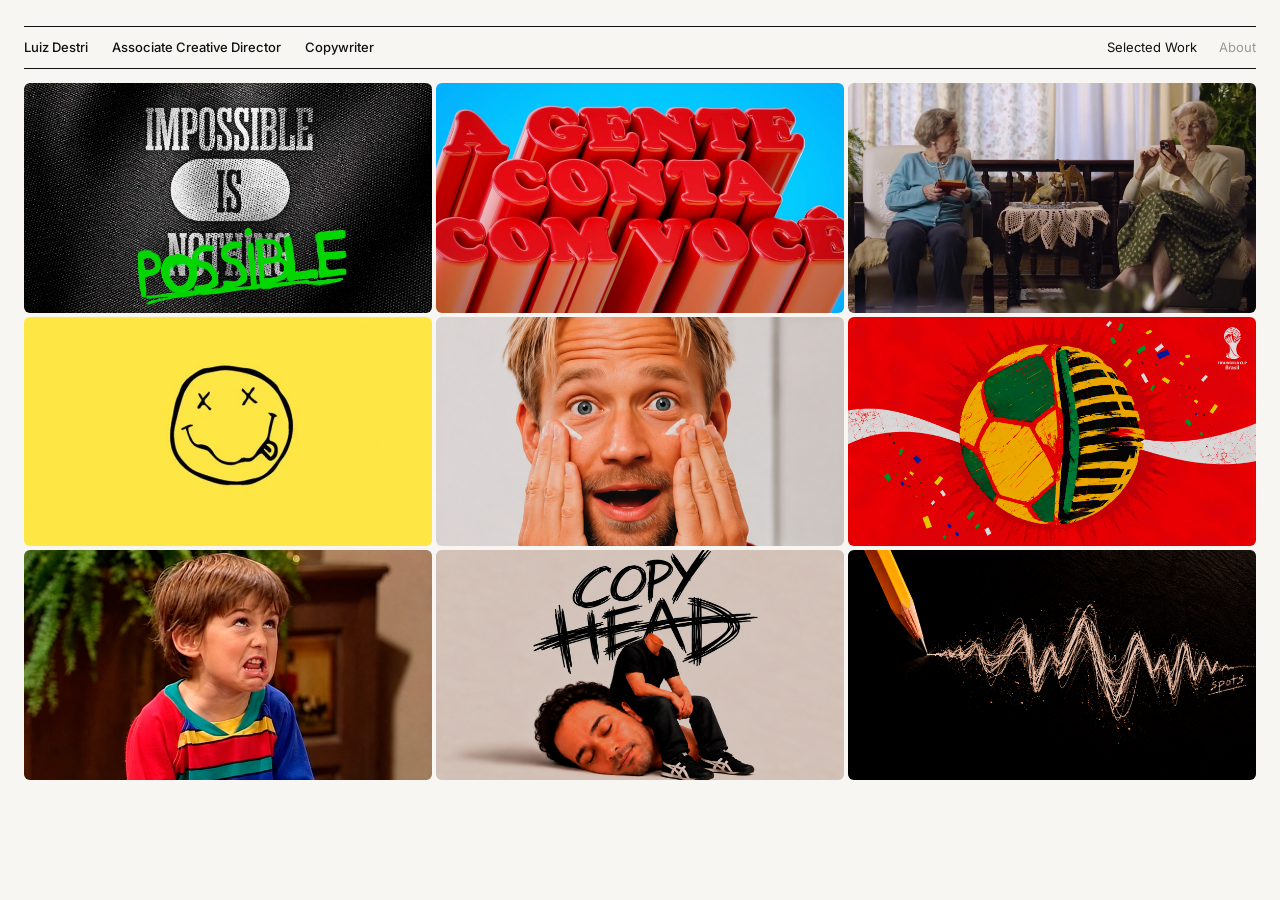
<file: index.html>
<!DOCTYPE html>
<html lang="en">

<head>

<meta charset="UTF-8">
<meta name="viewport" content="width=device-width, initial-scale=1.0">

<title>Luiz Destri</title>

<link rel="preconnect" href="https://fonts.googleapis.com">
<link rel="preconnect" href="https://fonts.gstatic.com" crossorigin>

<link href="https://fonts.googleapis.com/css2?family=Inter:wght@400;500;600&display=swap" rel="stylesheet">

<link rel="stylesheet" href="style.css">

</head>

<body>

<header>

    <div class="topbar">

        <div class="identity">

            <span>Luiz Destri</span>
            <span>Associate Creative Director</span>
            <span>Copywriter</span>

        </div>

        <nav>

            <a class="active" href="#">Selected Work</a>
            <a href="10-about/index.html">About</a>

        </nav>

    </div>

</header>

<main>

<section class="grid">

    <!-- 01 — THE HARDEST RUN -->

    <article class="project">
        <a href="01-thehardestrun/index.html">
            <img
                src="01-thehardestrun/thumb.jpg"
                alt="The Hardest Run"
                class="thumb"
            >
        </a>
    </article>


    <!-- 02 — SEBRAE / COMPRE DO PEQUENO -->

    <article class="project">
        <a href="02-sebrae/index.html">
            <img
                src="02-sebrae/thumb.jpg"
                alt="Sebrae — Compre do Pequeno"
                class="thumb"
            >
        </a>
    </article>


    <!-- 03 — ELETRORASTRO -->

    <article class="project">
        <a href="03-eletrorastro/index.html">
            <img
                src="03-eletrorastro/thumb.jpg"
                alt="Eletrorastro"
                class="thumb"
            >
        </a>
    </article>


    <!-- 04 — MUNDO LIVRE FM -->

    <article class="project">
        <a href="04-mundolivrefm/index.html">
            <img
                src="04-mundolivrefm/thumb.jpg"
                alt="Mundo Livre FM — Escute de Verdade"
                class="thumb"
            >
        </a>
    </article>


    <!-- 05 — CREAMY -->

    <article class="project">
        <a href="05-creamy/index.html">
            <img
                src="05-creamy/thumb.jpg"
                alt="Creamy"
                class="thumb"
            >
        </a>
    </article>


    <!-- 06 — COCA-COLA -->

    <article class="project">
        <a href="06-cocacola/index.html">
            <img
                src="06-cocacola/thumb.jpg"
                alt="Coca-Cola"
                class="thumb"
            >
        </a>
    </article>


    <!-- 07 — ESCOLA DE PAIS -->

    <article class="project">
        <a href="07-escoladepais/index.html">
            <img
                src="07-escoladepais/thumb.jpg"
                alt="Escola de Pais do Brasil — Mi-mi-mi"
                class="thumb"
            >
        </a>
    </article>


    <!-- 08 — COPY PRINTS -->

    <article class="project">
        <a href="08-copy-prints/index.html">
            <img
                src="08-copy-prints/thumb.jpg"
                alt="Copy Prints"
                class="thumb"
            >
        </a>
    </article>


    <!-- 09 — RÁDIO -->

    <article class="project">
        <a href="09-radio/index.html">
            <img
                src="09-radio/thumb.jpg"
                alt="Rádio"
                class="thumb"
            >
        </a>
    </article>

</section>

</main>

</body>

</html>
</file>
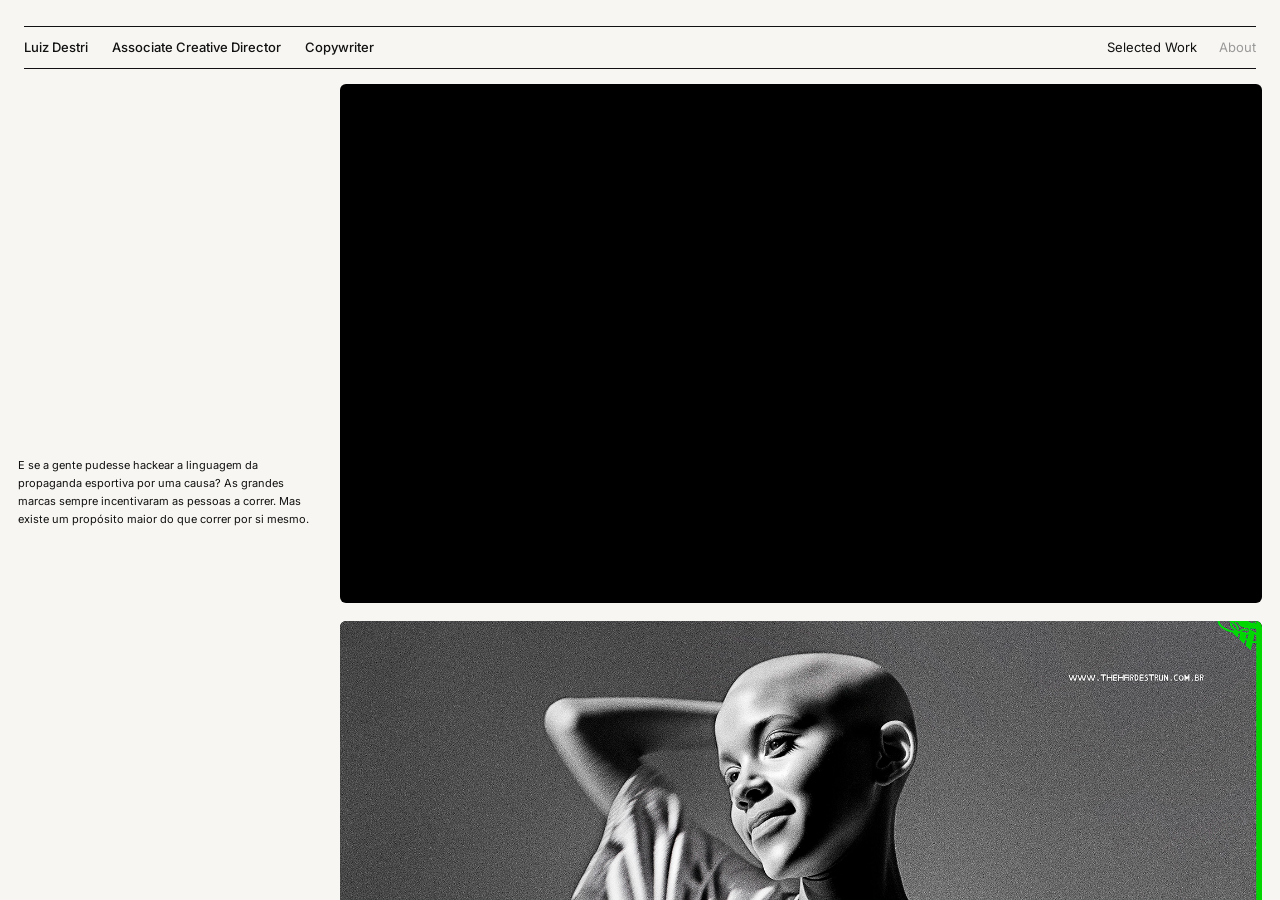
<file: 01-thehardestrun/index.html>
<!DOCTYPE html>

<html lang="en">



<head>



    <meta charset="UTF-8">

    <meta name="viewport" content="width=device-width, initial-scale=1.0">



    <title>The Hardest Run | Luiz Destri</title>



    <link rel="preconnect" href="https://fonts.googleapis.com">

    <link rel="preconnect" href="https://fonts.gstatic.com" crossorigin>



    <link href="https://fonts.googleapis.com/css2?family=Inter:wght@400;500;600&display=swap" rel="stylesheet">



    <link rel="stylesheet" href="../style.css">



    <style>



        /* ==========================================

           THE HARDEST RUN — PROJECT PAGE

        ========================================== */



        :root {



            --header-height: 84px;



            /* Não alterar */

            --sidebar-width: 340px;



            --page-left: 18px;

            --page-right: 18px;



            /* Espaçamento único entre TODOS os elementos */

            --gallery-gap: 18px;



            /* Arredondamento único para TODOS os elementos */

            --media-radius: 6px;



        }





        html,

        body {



            width: 100%;

            height: 100%;



            overflow: hidden;



        }





        /* ==========================================

           HEADER FIXO

        ========================================== */



        header {



            position: fixed;



            top: 0;

            left: 0;



            width: 100%;

            height: var(--header-height);



            z-index: 100;



            background: var(--background);



        }





        /* ==========================================

           ESTRUTURA DO PROJETO

        ========================================== */



        .project-layout {



            position: fixed;



            top: var(--header-height);

            left: 0;



            width: 100%;

            height: calc(100vh - var(--header-height));



        }





        /* ==========================================

           COLUNA ESQUERDA FIXA

        ========================================== */



        .project-sidebar {



            position: absolute;



            top: 0;

            left: 0;



            width: var(--sidebar-width);

            height: 100%;



            padding-left: var(--page-left);



            display: flex;

            flex-direction: column;



            background: var(--background);



        }





        /* ==========================================

           TEXTO

        ========================================== */



        .project-intro {



            flex: 1;



            display: flex;

            align-items: center;



            padding-right: 18px;



        }





        .project-intro p {



            margin: 0;



            width: 100%;



            font-size: 11px;

            line-height: 1.65;

            font-weight: 400;



        }





        /* ==========================================

           ÁREA ROLÁVEL

        ========================================== */



        .project-scroll {



            position: absolute;



            top: 0;

            left: var(--sidebar-width);

            right: 0;

            bottom: 0;



            overflow-y: auto;

            overflow-x: hidden;



            padding-right: var(--page-right);

            padding-bottom: 40px;



            scrollbar-width: thin;

            scrollbar-color: #999 transparent;



        }





        /* ==========================================

           SCROLLBAR

        ========================================== */



        .project-scroll::-webkit-scrollbar {



            width: 8px;



        }





        .project-scroll::-webkit-scrollbar-track {



            background: transparent;



        }





        .project-scroll::-webkit-scrollbar-thumb {



            background: #999;



            border-radius: 10px;



        }





        .project-scroll::-webkit-scrollbar-thumb:hover {



            background: #777;



        }





        /* ==========================================

           GALERIA

        ========================================== */



        .project-gallery {



            width: 100%;



            display: flex;

            flex-direction: column;



            gap: var(--gallery-gap);



        }





        /*

           REGRA ÚNICA:

           TODOS OS ELEMENTOS DA GALERIA

           COMEÇAM E TERMINAM NO MESMO LUGAR.

        */



        .project-gallery > * {



            width: 100%;



            margin: 0;



            flex: none;



        }





        /* ==========================================

           PADRÃO ÚNICO PARA TODAS AS MÍDIAS

        ========================================== */



        .video,

        .hero,

        .board {



            width: 100%;



            margin: 0;



            border-radius: var(--media-radius);



            overflow: hidden;



            position: relative;



            display: block;



            background: #000;



        }





        /* ==========================================

           VÍDEOS

        ========================================== */



        .video {



            aspect-ratio: 16 / 9;



        }





        .video iframe {



            position: absolute;



            top: 0;

            left: 0;



            display: block;



            width: 100%;

            height: 100%;



            border: 0;



        }





        /* ==========================================

           IMAGENS

        ========================================== */



        .hero img,

        .board img {



            display: block;



            width: 100%;

            height: auto;



            margin: 0;



        }





        /* ==========================================

           CRÉDITOS

        ========================================== */



       .credits {



    width: 100%;



    margin: 0;



    padding: 20px 0 20px;



    border-top: 1px solid #bcbcbc;



    font-size: 11px;

    line-height: 1.65;

    font-weight: 400;



}





        .credits p {



            margin: 0;



        }





        /* ==========================================

           MOBILE

        ========================================== */



        @media(max-width:700px) {



            :root {



                --header-height: 104px;



                --sidebar-width: 100%;



                --page-left: 16px;

                --page-right: 16px;



                --gallery-gap: 14px;



            }





            html,

            body {



                overflow: auto;



            }





            header {



                position: relative;



                height: auto;



            }





            .project-layout {



                position: relative;



                top: auto;



                height: auto;



                padding-top: 0;



            }





            .project-sidebar {



                position: relative;



                width: 100%;

                height: auto;



                padding: 16px;



            }





            .project-intro {



                padding: 0;



            }





            .project-scroll {



                position: relative;



                top: auto;

                left: auto;

                right: auto;

                bottom: auto;



                width: 100%;



                overflow: visible;



                padding: 0 16px 30px;



            }





            .project-intro p,

            .credits {



                font-size: 11px;



            }



        }



    </style>



</head>





<body>





    <header>



        <div class="topbar">



            <div class="identity">



                <a href="../index.html">Luiz Destri</a>



                <span>Associate Creative Director</span>



                <span>Copywriter</span>



            </div>





            <nav>



                <a class="active" href="../index.html">

                    Selected Work

                </a>



                <a href="../10-about/">

                    About

                </a>



            </nav>



        </div>



    </header>





    <main class="project-layout">





        <!-- COLUNA FIXA -->



        <aside class="project-sidebar">



            <section class="project-intro">



                <p>



                    E se a gente pudesse hackear a linguagem da propaganda esportiva por uma causa?

                    As grandes marcas sempre incentivaram as pessoas a correr.

                    Mas existe um propósito maior do que correr por si mesmo.



                </p>



            </section>



        </aside>





        <!-- GALERIA ROLÁVEL -->



        <section class="project-scroll">



            <div class="project-gallery">





                <!-- 01 — VIDEOCASE -->



                <section class="video">



                    <iframe

                        src="https://player.vimeo.com/video/1216420224"

                        allow="autoplay; fullscreen; picture-in-picture"

                        allowfullscreen>

                    </iframe>



                </section>





                <!-- 02 — HERO -->



                <section class="hero">



                    <img

                        src="hero.jpg"

                        alt="The Hardest Run"

                    >



                </section>





                <!-- 03 — BOARD 01 -->



                <section class="board">



                    <img

                        src="board-01.jpg"

                        alt="The Hardest Run board 01"

                    >



                </section>





                <!-- 04 — VIDEO 2 -->



                <section class="video">



                    <iframe

                        src="https://player.vimeo.com/video/1218923560"

                        allow="autoplay; fullscreen; picture-in-picture"

                        allowfullscreen>

                    </iframe>



                </section>





                <!-- 05 — BOARD 02 -->



                <section class="board">



                    <img

                        src="board-02.jpg"

                        alt="The Hardest Run board 02"

                    >



                </section>





                <!-- 06 — BOARD 03 -->



                <section class="board">



                    <img

                        src="board-03.jpg"

                        alt="The Hardest Run board 03"

                    >



                </section>





                <!-- 07 — BOARD 04 -->



                <section class="board">



                    <img

                        src="board-04.jpg"

                        alt="The Hardest Run board 04"

                    >



                </section>





                <!-- 08 — CRÉDITOS -->



                <section class="credits">



                    <p>Santiago Comunicação</p>



                    <p>The Hardest Run</p>



                    <p>Creative Director / Copywriter</p>



                </section>





            </div>



        </section>





    </main>





</body>



</html>
</file>
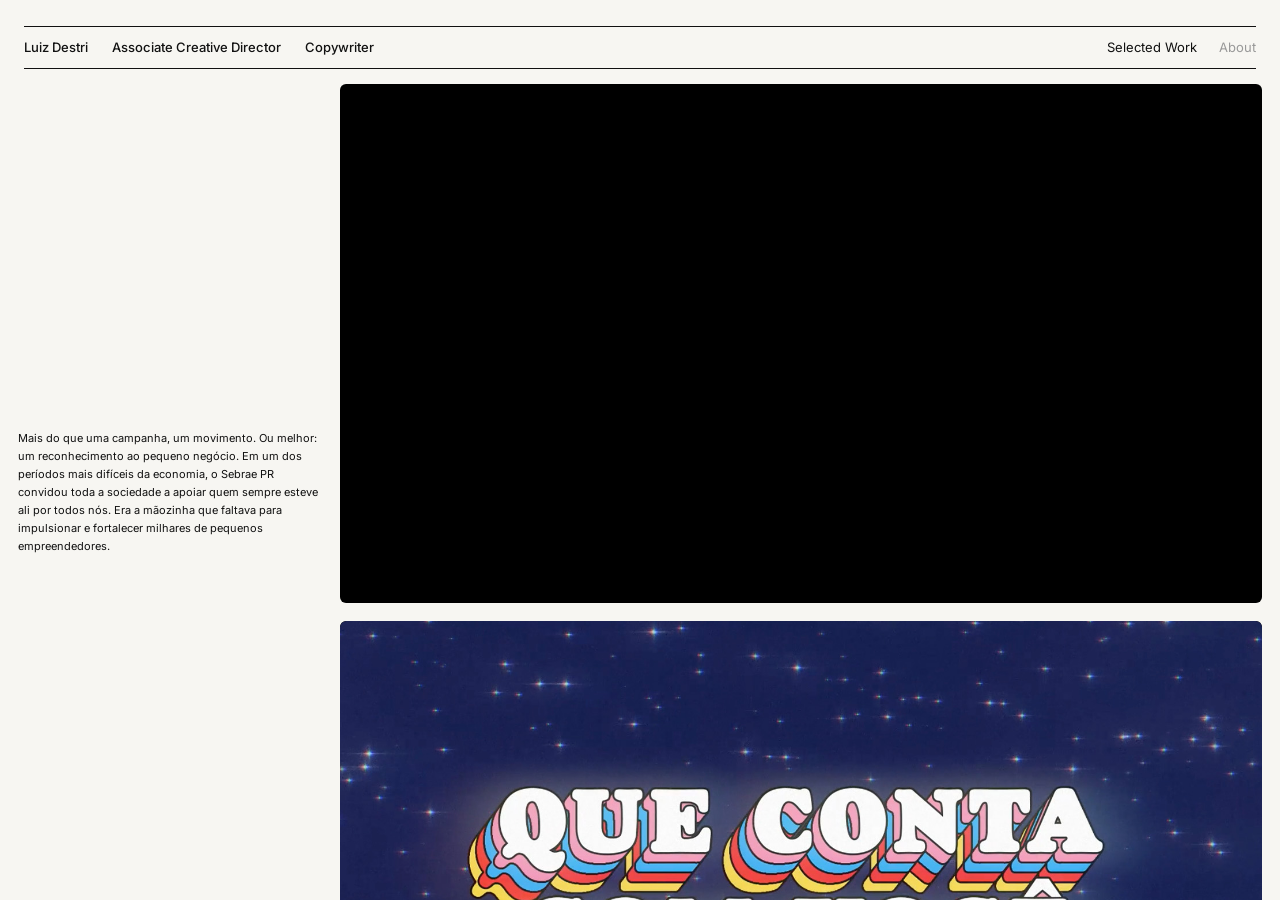
<file: 02-sebrae/index.html>
<!DOCTYPE html>

<html lang="en">



<head>



    <meta charset="UTF-8">

    <meta name="viewport" content="width=device-width, initial-scale=1.0">



    <title>Sebrae | Compre do Pequeno | Luiz Destri</title>



    <link rel="preconnect" href="https://fonts.googleapis.com">

    <link rel="preconnect" href="https://fonts.gstatic.com" crossorigin>



    <link href="https://fonts.googleapis.com/css2?family=Inter:wght@400;500;600&display=swap" rel="stylesheet">



    <link rel="stylesheet" href="../style.css">



    <style>



        /* ==========================================

           SEBRAE — COMPRE DO PEQUENO

        ========================================== */



        :root {



            --header-height: 84px;



            /* Não alterar */

            --sidebar-width: 340px;



            --page-left: 18px;

            --page-right: 18px;



            /* Espaçamento único entre TODOS os elementos */

            --gallery-gap: 18px;



            /* Arredondamento único para TODOS os elementos */

            --media-radius: 6px;



        }





        html,

        body {



            width: 100%;

            height: 100%;



            overflow: hidden;



        }





        /* ==========================================

           HEADER FIXO

        ========================================== */



        header {



            position: fixed;



            top: 0;

            left: 0;



            width: 100%;

            height: var(--header-height);



            z-index: 100;



            background: var(--background);



        }





        /* ==========================================

           ESTRUTURA DO PROJETO

        ========================================== */



        .project-layout {



            position: fixed;



            top: var(--header-height);

            left: 0;



            width: 100%;

            height: calc(100vh - var(--header-height));



        }





        /* ==========================================

           COLUNA ESQUERDA FIXA

        ========================================== */



        .project-sidebar {



            position: absolute;



            top: 0;

            left: 0;



            width: var(--sidebar-width);

            height: 100%;



            padding-left: var(--page-left);



            display: flex;

            flex-direction: column;



            background: var(--background);



        }





        /* ==========================================

           TEXTO

        ========================================== */



        .project-intro {



            flex: 1;



            display: flex;

            align-items: center;



            padding-right: 18px;



        }





        .project-intro p {



            margin: 0;



            width: 100%;



            font-size: 11px;

            line-height: 1.65;

            font-weight: 400;



        }





        /* ==========================================

           ÁREA ROLÁVEL

        ========================================== */



        .project-scroll {



            position: absolute;



            top: 0;

            left: var(--sidebar-width);

            right: 0;

            bottom: 0;



            overflow-y: auto;

            overflow-x: hidden;



            padding-right: var(--page-right);

            padding-bottom: 40px;



            scrollbar-width: thin;

            scrollbar-color: #999 transparent;



        }





        /* ==========================================

           SCROLLBAR

        ========================================== */



        .project-scroll::-webkit-scrollbar {



            width: 8px;



        }





        .project-scroll::-webkit-scrollbar-track {



            background: transparent;



        }





        .project-scroll::-webkit-scrollbar-thumb {



            background: #999;



            border-radius: 10px;



        }





        .project-scroll::-webkit-scrollbar-thumb:hover {



            background: #777;



        }





        /* ==========================================

           GALERIA

        ========================================== */



        .project-gallery {



            width: 100%;



            display: flex;

            flex-direction: column;



            gap: var(--gallery-gap);



        }





        /*

           REGRA ÚNICA:

           TODOS OS ELEMENTOS DA GALERIA

           COMEÇAM E TERMINAM NO MESMO LUGAR.

        */



        .project-gallery > * {



            width: 100%;



            margin: 0;



            flex: none;



        }





        /* ==========================================

           PADRÃO ÚNICO PARA TODAS AS MÍDIAS

        ========================================== */



        .video,

        .loops-row,

        .loop,

        .hero,

        .board {



            width: 100%;



            margin: 0;



            border-radius: var(--media-radius);



            overflow: hidden;



            position: relative;



            display: block;



            background: #000;



        }





        /* ==========================================

           VIDEOCASE

        ========================================== */



        .video {



            aspect-ratio: 16 / 9;



        }





        .video iframe {



            position: absolute;



            top: 0;

            left: 0;



            display: block;



            width: 100%;

            height: 100%;



            border: 0;



        }





        /* ==========================================

           LINHA COM 3 LOOPS

        ========================================== */



        .loops-row {



            display: grid;



            grid-template-columns: repeat(3, 1fr);



            gap: var(--gallery-gap);



            background: transparent;



            overflow: visible;



        }





        .loops-row .loop {



            aspect-ratio: 16 / 9;



        }





        /* ==========================================

           LOOP INDIVIDUAL

        ========================================== */



        .loop {



            aspect-ratio: 16 / 9;



        }





        .loop video {



            display: block;



            width: 100%;

            height: 100%;



            object-fit: cover;



        }





        /* ==========================================

           IMAGENS

        ========================================== */



        .hero img,

        .board img {



            display: block;



            width: 100%;

            height: auto;



            margin: 0;



        }





        /* ==========================================

           CRÉDITOS

        ========================================== */



 .credits {



    width: 100%;



    margin: 0;



    padding: 20px 0 20px;



    border-top: 1px solid #bcbcbc;



    font-size: 11px;

    line-height: 1.65;

    font-weight: 400;



}





        .credits p {



            margin: 0;



        }





        /* ==========================================

           MOBILE

        ========================================== */



        @media(max-width:700px) {



            :root {



                --header-height: 104px;



                --sidebar-width: 100%;



                --page-left: 16px;

                --page-right: 16px;



                --gallery-gap: 14px;



            }





            html,

            body {



                overflow: auto;



            }





            header {



                position: relative;



                height: auto;



            }





            .project-layout {



                position: relative;



                top: auto;



                height: auto;



            
            padding-top: 0;

        }





            .project-sidebar {



                position: relative;



                width: 100%;

                height: auto;



                padding: 16px;



            }





            .project-intro {



                padding: 0;



            }





            .project-scroll {



                position: relative;



                top: auto;

                left: auto;

                right: auto;

                bottom: auto;



                width: 100%;



                overflow: visible;



                padding: 0 16px 30px;



            }





            .loops-row {



                grid-template-columns: 1fr;



                gap: var(--gallery-gap);



            }





            .project-intro p,

            .credits {



                font-size: 11px;



            }



        }



    </style>



</head>





<body>





    <header>



        <div class="topbar">



            <div class="identity">



                <a href="../index.html">Luiz Destri</a>



                <span>Associate Creative Director</span>



                <span>Copywriter</span>



            </div>





            <nav>



                <a class="active" href="../index.html">

                    Selected Work

                </a>



                <a href="../10-about/">

                    About

                </a>



            </nav>



        </div>



    </header>





    <main class="project-layout">





        <!-- COLUNA FIXA -->



        <aside class="project-sidebar">



            <section class="project-intro">



                <p>



                    Mais do que uma campanha, um movimento. Ou melhor: um reconhecimento ao pequeno negócio. Em um dos períodos mais difíceis da economia, o Sebrae PR convidou toda a sociedade a apoiar quem sempre esteve ali por todos nós. Era a mãozinha que faltava para impulsionar e fortalecer milhares de pequenos empreendedores.



                </p>



            </section>



        </aside>





        <!-- GALERIA ROLÁVEL -->



        <section class="project-scroll">



            <div class="project-gallery">





                <!-- 01 — VIDEOCASE -->



                <section class="video">



                    <iframe

                        src="https://player.vimeo.com/video/1100715561"

                        allow="autoplay; fullscreen; picture-in-picture"

                        allowfullscreen>

                    </iframe>



                </section>





                <!-- 02 — HERO -->



                <section class="hero">



                    <img

                        src="hero.jpg"

                        alt="Sebrae Compre do Pequeno"

                    >



                </section>





                <!-- 03 — DOG / COFFEE / OLDMAN LOOPS -->



                <section class="loops-row">





                    <!-- DOG LOOP -->



                    <div class="loop">



                        <video

                            autoplay

                            muted

                            loop

                            playsinline>



                            <source src="dog_loop.mp4" type="video/mp4">



                        </video>



                    </div>





                    <!-- COFFEE LOOP -->



                    <div class="loop">



                        <video

                            autoplay

                            muted

                            loop

                            playsinline>



                            <source src="coffee_loop.mp4" type="video/mp4">



                        </video>



                    </div>





                    <!-- OLDMAN LOOP -->



                    <div class="loop">



                        <video

                            autoplay

                            muted

                            loop

                            playsinline>



                            <source src="oldman_loop.mp4" type="video/mp4">



                        </video>



                    </div>





                </section>





                <!-- 04 — BOARD 01 -->



                <section class="board">



                    <img

                        src="board-01.jpg"

                        alt="Sebrae Compre do Pequeno board 01"

                    >



                </section>





                <!-- 05 — BOARD 02 -->



                <section class="board">



                    <img

                        src="board-02.jpg"

                        alt="Sebrae Compre do Pequeno board 02"

                    >



                </section>





                <!-- 06 — BOARD 03 -->



                <section class="board">



                    <img

                        src="board-03.jpg"

                        alt="Sebrae Compre do Pequeno board 03"

                    >



                </section>





                <!-- 07 — HAND LOOP -->



                <section class="loop">



                    <video

                        autoplay

                        muted

                        loop

                        playsinline>



                        <source src="hand_loop.mp4" type="video/mp4">



                    </video>



                </section>





                <!-- 08 — CRÉDITOS -->



                <section class="credits">



                    <p>CCZ Comunicação</p>



                    <p>Sebrae PR</p>



                    <p>Creative Director / Copywriter</p>



                </section>





            </div>



        </section>





    </main>





</body>



</html>
</file>
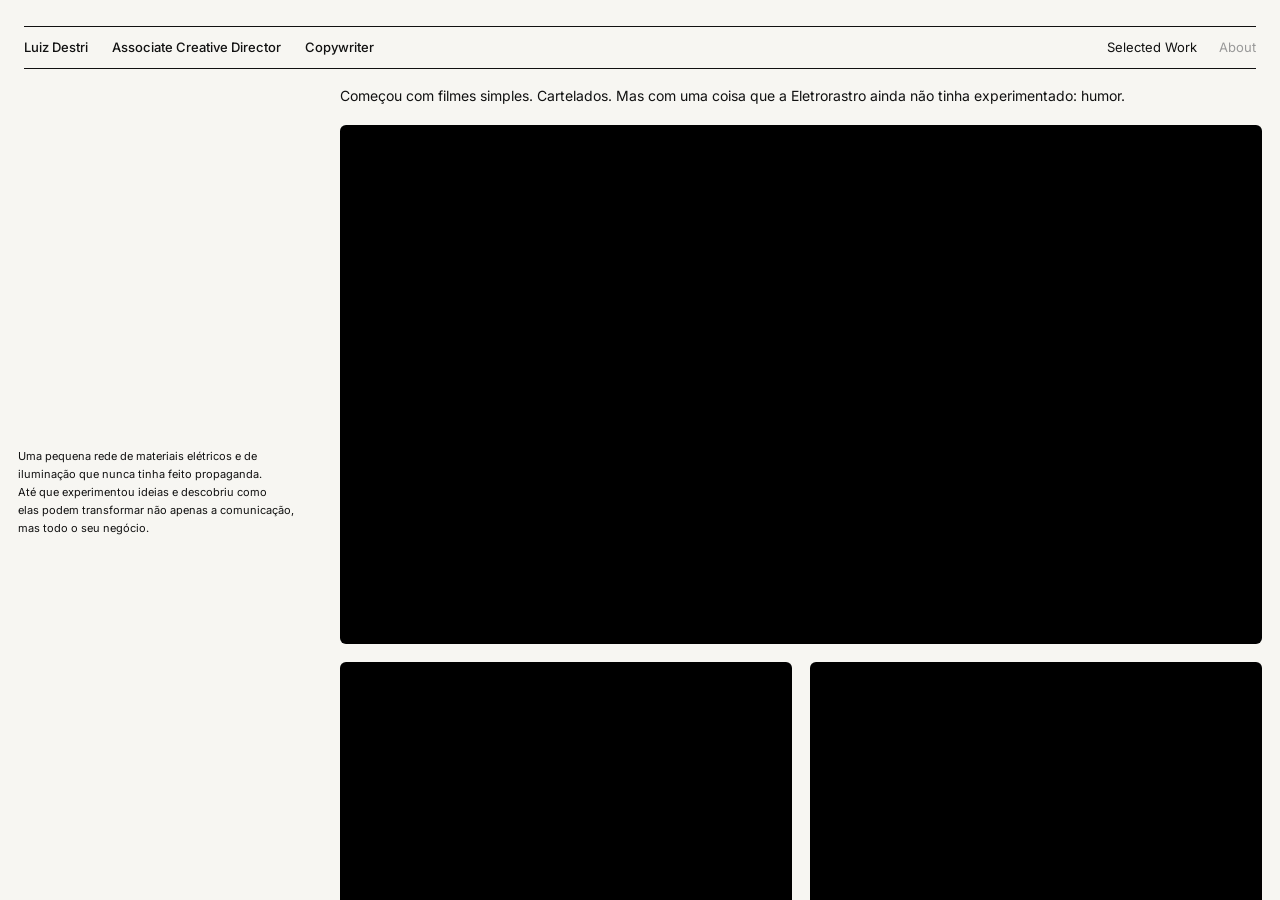
<file: 03-eletrorastro/index.html>
<!DOCTYPE html>

<html lang="en">



<head>



    <meta charset="UTF-8">

    <meta name="viewport" content="width=device-width, initial-scale=1.0">



    <title>Eletrorastro | Luiz Destri</title>



    <link rel="preconnect" href="https://fonts.googleapis.com">

    <link rel="preconnect" href="https://fonts.gstatic.com" crossorigin>



    <link href="https://fonts.googleapis.com/css2?family=Inter:wght@400;500;600&display=swap" rel="stylesheet">



    <link rel="stylesheet" href="../style.css">



    <style>



        /* ==========================================

           ELETRORASTRO

        ========================================== */



        :root {

            --header-height: 84px;

            --sidebar-width: 340px;

            --page-left: 18px;

            --page-right: 18px;

            --gallery-gap: 18px;

            --label-video-gap: 10px;

            --media-radius: 6px;

        }





        html,

        body {

            width: 100%;

            height: 100%;

            overflow: hidden;

        }





        /* ==========================================

           HEADER FIXO

        ========================================== */



        header {

            position: fixed;

            top: 0;

            left: 0;

            width: 100%;

            height: var(--header-height);

            z-index: 100;

            background: var(--background);

        }





        /* ==========================================

           ESTRUTURA DO PROJETO

        ========================================== */



        .project-layout {

            position: fixed;

            top: var(--header-height);

            left: 0;

            width: 100%;

            height: calc(100vh - var(--header-height));

        }





        /* ==========================================

           COLUNA ESQUERDA FIXA

        ========================================== */



        .project-sidebar {

            position: absolute;

            top: 0;

            left: 0;

            width: var(--sidebar-width);

            height: 100%;

            padding-left: var(--page-left);

            display: flex;

            flex-direction: column;

            background: var(--background);

        }





        /* ==========================================

           TEXTO LATERAL

        ========================================== */



        .project-intro {

            flex: 1;

            display: flex;

            align-items: center;

            padding-right: 18px;

        }



        .project-intro p {

            margin: 0;

            width: 100%;

            font-size: 11px;

            line-height: 1.65;

            font-weight: 400;

        }





        /* ==========================================

           ÁREA ROLÁVEL

        ========================================== */



        .project-scroll {

            position: absolute;

            top: 0;

            left: var(--sidebar-width);

            right: 0;

            bottom: 0;

            overflow-y: auto;

            overflow-x: hidden;

            padding-right: var(--page-right);

            padding-bottom: 40px;

            scrollbar-width: thin;

            scrollbar-color: #999 transparent;

        }





        /* ==========================================

           SCROLLBAR

        ========================================== */



        .project-scroll::-webkit-scrollbar {

            width: 8px;

        }



        .project-scroll::-webkit-scrollbar-track {

            background: transparent;

        }



        .project-scroll::-webkit-scrollbar-thumb {

            background: #999;

            border-radius: 10px;

        }



        .project-scroll::-webkit-scrollbar-thumb:hover {

            background: #777;

        }





        /* ==========================================

           GALERIA

        ========================================== */



        .project-gallery {

            width: 100%;

            display: flex;

            flex-direction: column;

            gap: var(--gallery-gap);

        }



        .project-gallery > * {

            width: 100%;

            margin: 0;

            flex: none;

        }





        /* ==========================================

           TEXTO DOS CAPÍTULOS

        ========================================== */



        .chapter-text {

            font-size: 14px;

            line-height: 1.65;

            font-weight: 400;

        }



        .chapter-text p {

            margin: 0;

        }





        /* ==========================================

           TEXTO DE APRESENTAÇÃO DAS VELHINHAS

        ========================================== */



        .velhinhas-intro {

            line-height: 1.4;

        }





        /* ==========================================

           DIVISÃO ENTRE CAPÍTULOS

        ========================================== */



        .chapter-divider {

            height: 1px;

            background: rgba(0, 0, 0, 0.22);

        }





        /* ==========================================

           PADRÃO DOS VÍDEOS

        ========================================== */



        .video,

        .video-row {

            width: 100%;

            margin: 0;

            border-radius: var(--media-radius);

        }



        .video {

            position: relative;

            aspect-ratio: 16 / 9;

            overflow: hidden;

            background: #000;

        }



        .video iframe {

            position: absolute;

            top: 0;

            left: 0;

            display: block;

            width: 100%;

            height: 100%;

            border: 0;

        }





        /* ==========================================

           LINHA COM 3 VÍDEOS

        ========================================== */



        .video-row.three {

            display: grid;

            grid-template-columns: repeat(3, 1fr);

            gap: var(--gallery-gap);

            background: transparent;

            overflow: visible;

        }





        /* ==========================================

           LINHA COM 2 VÍDEOS

        ========================================== */



        .video-row.two {

            display: grid;

            grid-template-columns: repeat(2, 1fr);

            gap: var(--gallery-gap);

            background: transparent;

            overflow: visible;

        }





        /* ==========================================

           IDENTIFICAÇÃO DOS MOMENTOS DA CAMPANHA

        ========================================== */



        .campaign-label {

            font-size: 12px;

            line-height: 1.2;

            font-weight: 500;

        }



        .campaign-label p {

            margin: 0;

        }





        /* ==========================================

           GRUPO INSTITUCIONAIS

        ========================================== */



        .campaign-single {

            display: flex;

            flex-direction: column;

            gap: var(--label-video-gap);

        }





        /* ==========================================

           GRUPOS DUPLOS

        ========================================== */



        .campaign-pair {

            display: grid;

            grid-template-columns: repeat(2, 1fr);

            gap: var(--gallery-gap);

        }



        .campaign-item {

            display: flex;

            flex-direction: column;

            gap: var(--label-video-gap);

            min-width: 0;

        }





        /* ==========================================

           VELHINHAS — MINI HERO

        ========================================== */



        .velhinhas-hero {

            display: grid;

            grid-template-columns: repeat(2, 1fr);

            gap: 0;

            width: 100%;

            aspect-ratio: 16 / 5;

            overflow: hidden;

            border-radius: var(--media-radius);

        }



        .velhinhas-hero-item {

            min-width: 0;

            height: 100%;

            overflow: hidden;

        }



        .velhinhas-hero img {

            display: block;

            width: 100%;

            height: 100%;

            object-fit: cover;

            margin: 0;

        }



        .velhinhas-hero-item:first-child img {

            object-position: center center;

        }



        .velhinhas-hero-item:last-child img {

            object-position: center center;

        }





        /* ==========================================

           RÁDIO

        ========================================== */



        .radio-section {

            display: flex;

            flex-direction: column;

            gap: 18px;

        }



        .radio-intro {

            font-size: 14px;

            line-height: 1.4;

            font-weight: 400;

            margin: 0;

        }



        .radio-grid {

            display: grid;

            grid-template-columns: repeat(2, 1fr);

            gap: var(--gallery-gap);

        }



        .radio-item {

            display: flex;

            flex-direction: column;

            gap: var(--label-video-gap);

            min-width: 0;

        }



        .radio-label {

            font-size: 12px;

            line-height: 1.2;

            font-weight: 500;

        }



        .audio-player {

            width: 100%;

            min-height: 58px;

            box-sizing: border-box;

            border: 1px solid rgba(0, 0, 0, 0.22);

            border-radius: var(--media-radius);

            padding: 0 16px;

            display: flex;

            align-items: center;

            gap: 14px;

            background: var(--background);

        }



        .audio-play {

            width: 28px;

            height: 28px;

            flex: 0 0 28px;

            border: 1px solid rgba(0, 0, 0, 0.5);

            border-radius: 50%;

            background: transparent;

            display: flex;

            align-items: center;

            justify-content: center;

            padding: 0;

            cursor: pointer;

        }



        .audio-play::before {

            content: "";

            width: 0;

            height: 0;

            margin-left: 2px;

            border-top: 5px solid transparent;

            border-bottom: 5px solid transparent;

            border-left: 7px solid #000;

        }



        .audio-play.playing::before {

            width: 8px;

            height: 10px;

            margin-left: 0;

            border: 0;

            background:

                linear-gradient(

                    to right,

                    #000 0 3px,

                    transparent 3px 5px,

                    #000 5px 8px

                );

        }



        .audio-progress {

            flex: 1;

            min-width: 0;

            appearance: none;

            height: 2px;

            background: rgba(0, 0, 0, 0.18);

            cursor: pointer;

        }



        .audio-progress::-webkit-slider-thumb {

            appearance: none;

            width: 9px;

            height: 9px;

            border-radius: 50%;

            background: #000;

            cursor: pointer;

        }



        .audio-progress::-moz-range-thumb {

            width: 9px;

            height: 9px;

            border: 0;

            border-radius: 50%;

            background: #000;

            cursor: pointer;

        }



        .audio-time {

            width: 42px;

            font-size: 11px;

            line-height: 1;

            text-align: right;

            white-space: nowrap;

        }





        /* ==========================================

           CRÉDITOS

        ========================================== */



        .credits {

            width: 100%;

            margin: 0;

            padding: 0 0 20px;

            font-size: 11px;

            line-height: 1.65;

            font-weight: 400;

        }



        .credits p {

            margin: 0;

        }





        /* ==========================================

           AJUSTE DO SEPARADOR FINAL

        ========================================== */



        .radio-section + .chapter-divider {

            margin-top: 8px;

        }





        /* ==========================================

           MOBILE

        ========================================== */



        @media(max-width:700px) {



            :root {

                --header-height: 104px;

                --sidebar-width: 100%;

                --page-left: 16px;

                --page-right: 16px;

                --gallery-gap: 14px;

                --label-video-gap: 8px;

            }



            html,

            body {

                overflow: auto;

            }



            header {

                position: relative;

                height: auto;

            }



            .project-layout {

                position: relative;

                top: auto;

                height: auto;

                padding-top: 0;

            }



            .project-sidebar {

                position: relative;

                width: 100%;

                height: auto;

                padding: 16px;

            }



            .project-intro {

                padding: 0;

            }



            .project-scroll {

                position: relative;

                top: auto;

                left: auto;

                right: auto;

                bottom: auto;

                width: 100%;

                overflow: visible;

                padding: 0 16px 30px;

            }



            .video-row.three,

            .video-row.two,

            .campaign-pair,

            .radio-grid {

                grid-template-columns: 1fr;

                gap: var(--gallery-gap);

            }



            .project-intro p,

            .credits {

                font-size: 12px;

            }



            .chapter-text {

                font-size: 14px;

            }

        }



    </style>



</head>





<body>





    <header>



        <div class="topbar">



            <div class="identity">



                <a href="../index.html">Luiz Destri</a>

                <span>Associate Creative Director</span>

                <span>Copywriter</span>



            </div>





            <nav>



                <a class="active" href="../index.html">

                    Selected Work

                </a>



                <a href="../10-about/">

                    About

                </a>



            </nav>



        </div>



    </header>





    <main class="project-layout">





        <!-- ======================================

             COLUNA FIXA

        ======================================= -->



        <aside class="project-sidebar">



            <section class="project-intro">



                <p>

                    Uma pequena rede de materiais elétricos e de<br>

                    iluminação que nunca tinha feito propaganda.<br>

                    Até que experimentou ideias e descobriu como<br>

                    elas podem transformar não apenas a comunicação,<br>

                    mas todo o seu negócio.

                </p>



            </section>



        </aside>





        <!-- ======================================

             GALERIA ROLÁVEL

        ======================================= -->



        <section class="project-scroll">



            <div class="project-gallery">





                <!-- ======================================

                     01 — GAMBIARRAS

                ======================================= -->



                <section class="chapter-text">



                    <p>

                        Começou com filmes simples. Cartelados. Mas com uma coisa que a Eletrorastro ainda não tinha experimentado: humor.

                    </p>



                </section>





                <!-- TOMADAS — FILME PRINCIPAL -->



                <section class="video gambiarras-feature">



                    <iframe

                        src="https://player.vimeo.com/video/1100703553"

                        allow="autoplay; fullscreen; picture-in-picture"

                        allowfullscreen>

                    </iframe>



                </section>





                <!-- PENDENTES / CHUVEIROS -->



                <section class="video-row two">



                    <div class="video">



                        <iframe

                            src="https://player.vimeo.com/video/1100704047"

                            allow="autoplay; fullscreen; picture-in-picture"

                            allowfullscreen>

                        </iframe>



                    </div>





                    <div class="video">



                        <iframe

                            src="https://player.vimeo.com/video/1100702978"

                            allow="autoplay; fullscreen; picture-in-picture"

                            allowfullscreen>

                        </iframe>



                    </div>



                </section>





                <div class="chapter-divider" aria-hidden="true"></div>





                <!-- ======================================

                     02 — GRINGOS

                ======================================= -->



                <section class="chapter-text">



                    <p>

                        Depois, veio uma linha própria de produtos, inspirados em peças com design internacional. Então, experimentamos um casting “internacional”: uns gringos para dar o recado.

                    </p>



                </section>





                <section class="video-row two">



                    <div class="video">



                        <iframe

                            src="https://player.vimeo.com/video/1100705701"

                            allow="autoplay; fullscreen; picture-in-picture"

                            allowfullscreen>

                        </iframe>



                    </div>





                    <div class="video">



                        <iframe

                            src="https://player.vimeo.com/video/1100706844"

                            allow="autoplay; fullscreen; picture-in-picture"

                            allowfullscreen>

                        </iframe>



                    </div>



                </section>





                <div class="chapter-divider" aria-hidden="true"></div>





                <!-- ======================================

                     03 — PRODUTOS FALANTES

                ======================================= -->



                <section class="chapter-text">



                    <p>

                        A próxima fase foi deixar os produtos falarem por si mesmos. Não os nossos, mas os que as pessoas têm em casa e que precisam ser trocados.

                    </p>



                </section>





                <section class="video">



                    <iframe

                        src="https://player.vimeo.com/video/1100707315"

                        allow="autoplay; fullscreen; picture-in-picture"

                        allowfullscreen>

                    </iframe>



                </section>





                <div class="chapter-divider" aria-hidden="true"></div>





                <!-- ======================================

                     04 — VELHINHAS

                ======================================= -->



                <section class="chapter-text velhinhas-intro">



                    <p>

                        E agora, a Eletrorastro já tem até garotas-propaganda. Ou melhor: senhoras-propaganda. Porque descontos que vão dar o que falar só poderiam ser anunciados por grandes fofoqueiras da cidade.

                    </p>



                </section>





                <!-- MINI HERO DAS VELHINHAS -->



                <section class="velhinhas-hero">



                    <div class="velhinhas-hero-item">



                        <img

                            src="hero01.jpg"

                            alt="Velhinha Eletrorastro 01"

                        >



                    </div>





                    <div class="velhinhas-hero-item">



                        <img

                            src="hero02.jpg"

                            alt="Velhinha Eletrorastro 02"

                        >



                    </div>



                </section>





                <!-- ======================================

                     INSTITUCIONAIS

                ======================================= -->



                <section class="campaign-single">



                    <div class="campaign-label">

                        <p>Institucionais</p>

                    </div>





                    <div class="video">



                        <iframe

                            src="https://player.vimeo.com/video/1100708195"

                            allow="autoplay; fullscreen; picture-in-picture"

                            allowfullscreen>

                        </iframe>



                    </div>



                </section>





                <!-- INSTITUCIONAL 02 -->



                <section class="video">



                    <iframe

                        src="https://player.vimeo.com/video/1100709822"

                        allow="autoplay; fullscreen; picture-in-picture"

                        allowfullscreen>

                    </iframe>



                </section>





                <!-- ======================================

                     DIA DAS MÃES / ANIVERSÁRIO

                ======================================= -->



                <section class="campaign-pair">





                    <!-- DIA DAS MÃES -->



                    <div class="campaign-item">



                        <div class="campaign-label">

                            <p>Dia das Mães</p>

                        </div>





                        <div class="video">



                            <iframe

                                src="https://player.vimeo.com/video/1100711032"

                                allow="autoplay; fullscreen; picture-in-picture"

                                allowfullscreen>

                            </iframe>



                        </div>



                    </div>





                    <!-- ANIVERSÁRIO -->



                    <div class="campaign-item">



                        <div class="campaign-label">

                            <p>Aniversário Eletrorastro</p>

                        </div>





                        <div class="video">



                            <iframe

                                src="https://player.vimeo.com/video/1100712023"

                                allow="autoplay; fullscreen; picture-in-picture"

                                allowfullscreen>

                            </iframe>



                        </div>



                    </div>



                </section>





                <!-- ======================================

                     BLACK FRIDAY / FIM DE ANO

                ======================================= -->



                <section class="campaign-pair">





                    <!-- BLACK FRIDAY -->



                    <div class="campaign-item">



                        <div class="campaign-label">

                            <p>Black Friday</p>

                        </div>





                        <div class="video">



                            <iframe

                                src="https://player.vimeo.com/video/1219048549"

                                allow="autoplay; fullscreen; picture-in-picture"

                                allowfullscreen>

                            </iframe>



                        </div>



                    </div>





                    <!-- FIM DE ANO -->



                    <div class="campaign-item">



                        <div class="campaign-label">

                            <p>Fim de Ano</p>

                        </div>





                        <div class="video">



                            <iframe

                                src="https://player.vimeo.com/video/1219051504"

                                allow="autoplay; fullscreen; picture-in-picture"

                                allowfullscreen>

                            </iframe>



                        </div>



                    </div>



                </section>





                <div class="chapter-divider" aria-hidden="true"></div>





                <!-- ======================================

                     RÁDIO

                ======================================= -->



                <section class="radio-section">





                    <p class="radio-intro">

                        E as fofoqueiras também foram parar no rádio.

                    </p>





                    <div class="radio-grid">





                        <!-- LIGAÇÃO -->



                        <div class="radio-item">



                            <div class="radio-label">

                                Ligação

                            </div>





                            <div class="audio-player">



                                <button

                                    class="audio-play"

                                    type="button"

                                    aria-label="Reproduzir Ligação">

                                </button>





                                <input

                                    class="audio-progress"

                                    type="range"

                                    min="0"

                                    max="100"

                                    value="0"

                                    step="0.1"

                                >





                                <span class="audio-time">

                                    0:00

                                </span>



                            </div>





                            <audio src="radio-institucional-01.mp3"></audio>



                        </div>





                        <!-- PLANTÃO DE FOFOCAS -->



                        <div class="radio-item">



                            <div class="radio-label">

                                Plantão de fofocas

                            </div>





                            <div class="audio-player">



                                <button

                                    class="audio-play"

                                    type="button"

                                    aria-label="Reproduzir Plantão de fofocas">

                                </button>





                                <input

                                    class="audio-progress"

                                    type="range"

                                    min="0"

                                    max="100"

                                    value="0"

                                    step="0.1"

                                >





                                <span class="audio-time">

                                    0:00

                                </span>



                            </div>





                            <audio src="radio-institucional-02.mp3"></audio>



                        </div>





                        <!-- ANIVERSALDO -->



                        <div class="radio-item">



                            <div class="radio-label">

                                Aniversaldo

                            </div>





                            <div class="audio-player">



                                <button

                                    class="audio-play"

                                    type="button"

                                    aria-label="Reproduzir Aniversaldo">

                                </button>





                                <input

                                    class="audio-progress"

                                    type="range"

                                    min="0"

                                    max="100"

                                    value="0"

                                    step="0.1"

                                >





                                <span class="audio-time">

                                    0:00

                                </span>



                            </div>





                            <audio src="radio-aniversario.mp3"></audio>



                        </div>





                        <!-- ADEUS, ABAJUR VELHO -->



                        <div class="radio-item">



                            <div class="radio-label">

                                Adeus, abajur velho

                            </div>





                            <div class="audio-player">



                                <button

                                    class="audio-play"

                                    type="button"

                                    aria-label="Reproduzir Adeus, abajur velho">

                                </button>





                                <input

                                    class="audio-progress"

                                    type="range"

                                    min="0"

                                    max="100"

                                    value="0"

                                    step="0.1"

                                >





                                <span class="audio-time">

                                    0:00

                                </span>



                            </div>





                            <audio src="radio-fim-de-ano.mp3"></audio>



                        </div>





                    </div>



                </section>





                <div class="chapter-divider" aria-hidden="true"></div>





                <!-- ======================================

                     05 — CRÉDITOS

                ======================================= -->



                <section class="credits">



                    <p>Santiago Comunicação</p>

                    <p>Eletrorastro</p>

                    <p>Associate Creative Director / Copywriter</p>



                </section>





            </div>



        </section>



    </main>





    <script>



        /* ==========================================

           PLAYER DE ÁUDIO

        ========================================== */



        const audioItems = document.querySelectorAll(".radio-item");





        audioItems.forEach(item => {



            const audio = item.querySelector("audio");

            const playButton = item.querySelector(".audio-play");

            const progress = item.querySelector(".audio-progress");

            const timeDisplay = item.querySelector(".audio-time");





            function formatTime(seconds) {



                if (!isFinite(seconds)) {

                    return "0:00";

                }



                const minutes = Math.floor(seconds / 60);



                const remainingSeconds = Math.floor(seconds % 60)

                    .toString()

                    .padStart(2, "0");



                return `${minutes}:${remainingSeconds}`;



            }





            playButton.addEventListener("click", () => {



                document.querySelectorAll(".radio-item audio").forEach(otherAudio => {



                    if (otherAudio !== audio) {



                        otherAudio.pause();



                        const otherItem = otherAudio.closest(".radio-item");



                        if (otherItem) {



                            const otherButton =

                                otherItem.querySelector(".audio-play");



                            if (otherButton) {

                                otherButton.classList.remove("playing");

                            }



                        }



                    }



                });





                if (audio.paused) {



                    audio.play();

                    playButton.classList.add("playing");



                } else {



                    audio.pause();

                    playButton.classList.remove("playing");



                }



            });





            audio.addEventListener("loadedmetadata", () => {



                timeDisplay.textContent =

                    formatTime(audio.duration);



            });





            audio.addEventListener("timeupdate", () => {



                if (audio.duration) {



                    progress.value =

                        (audio.currentTime / audio.duration) * 100;



                }



                timeDisplay.textContent =

                    formatTime(audio.currentTime);



            });





            progress.addEventListener("input", () => {



                if (audio.duration) {



                    audio.currentTime =

                        (progress.value / 100) * audio.duration;



                }



            });





            audio.addEventListener("ended", () => {



                playButton.classList.remove("playing");



                progress.value = 0;



                timeDisplay.textContent =

                    formatTime(audio.duration);



            });



        });



    </script>





</body>



</html>
</file>
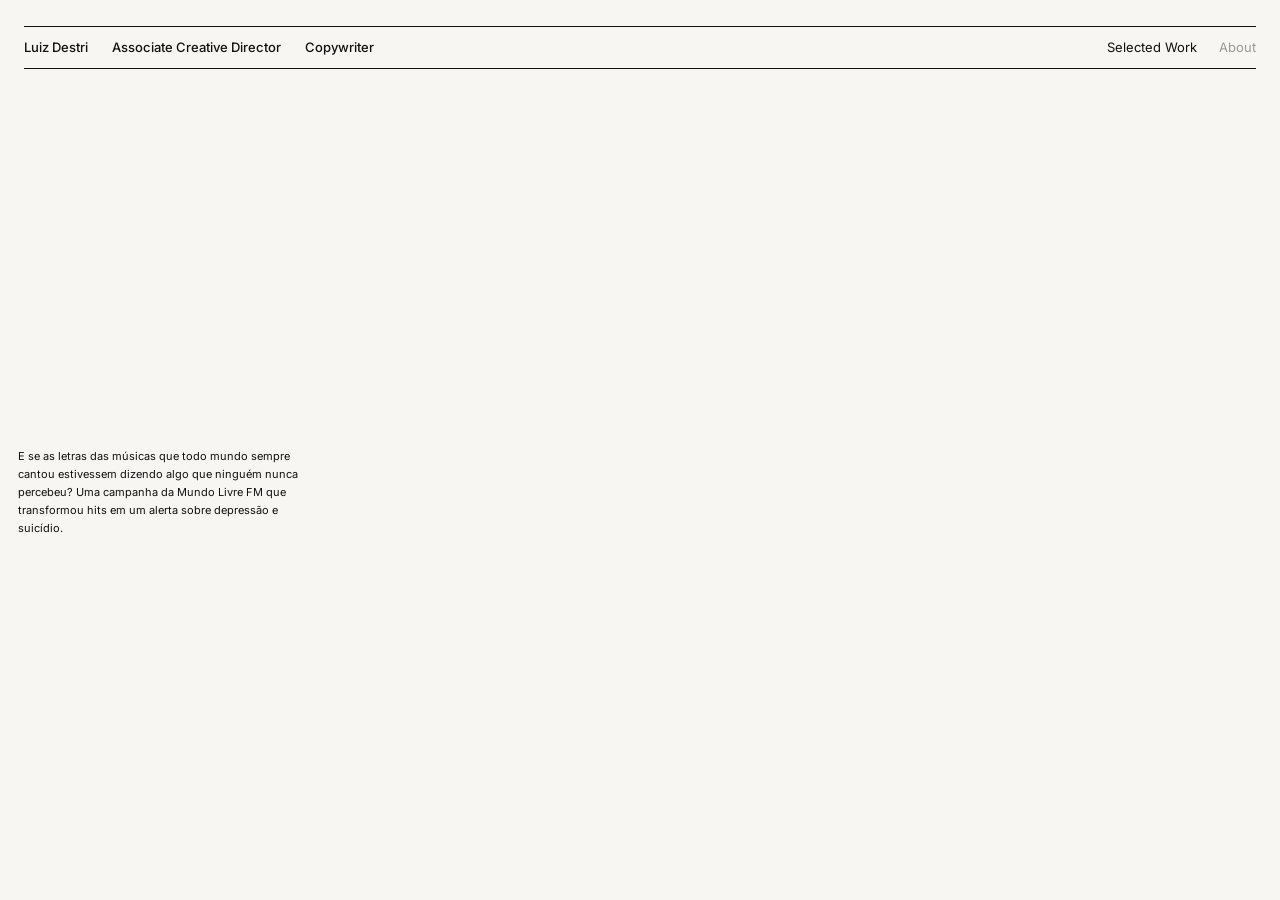
<file: 04-mundolivrefm/index.html>
<!DOCTYPE html>

<html lang="en">



<head>



    <meta charset="UTF-8">

    <meta name="viewport" content="width=device-width, initial-scale=1.0">



    <title>Mundo Livre FM | Luiz Destri</title>



    <link rel="preconnect" href="https://fonts.googleapis.com">

    <link rel="preconnect" href="https://fonts.gstatic.com" crossorigin>



    <link

        href="https://fonts.googleapis.com/css2?family=Inter:wght@400;500;600&display=swap"

        rel="stylesheet"

    >



    <link rel="stylesheet" href="../style.css">





    <style>



        /* ==========================================

           MUNDO LIVRE FM — PROJECT PAGE

        ========================================== */



        :root {



            --header-height: 84px;



            /* Não alterar */

            --sidebar-width: 340px;



            --page-left: 18px;

            --page-right: 18px;



            /* Espaçamento único entre TODOS os elementos */

            --gallery-gap: 18px;



            /* Arredondamento único para TODOS os elementos */

            --media-radius: 6px;



        }





        html,

        body {



            width: 100%;

            height: 100%;



            overflow: hidden;



        }





        /* ==========================================

           HEADER FIXO

        ========================================== */



        header {



            position: fixed;



            top: 0;

            left: 0;



            width: 100%;

            height: var(--header-height);



            z-index: 100;



            background: var(--background);



        }





        /* ==========================================

           ESTRUTURA DO PROJETO

        ========================================== */



        .project-layout {



            position: fixed;



            top: var(--header-height);

            left: 0;



            width: 100%;

            height: calc(100vh - var(--header-height));



        }





        /* ==========================================

           COLUNA ESQUERDA FIXA

        ========================================== */



        .project-sidebar {



            position: absolute;



            top: 0;

            left: 0;



            width: var(--sidebar-width);

            height: 100%;



            padding-left: var(--page-left);



            display: flex;

            flex-direction: column;



            background: var(--background);



        }





        /* ==========================================

           TEXTO

        ========================================== */



        .project-intro {



            flex: 1;



            display: flex;

            align-items: center;



            padding-right: 18px;



        }





        .project-intro p {



            margin: 0;



            width: 100%;



            font-size: 11px;

            line-height: 1.65;

            font-weight: 400;



        }





        /* ==========================================

           ÁREA ROLÁVEL

        ========================================== */



        .project-scroll {



            position: absolute;



            top: 0;

            left: var(--sidebar-width);

            right: 0;

            bottom: 0;



            overflow-y: auto;

            overflow-x: hidden;



            padding-right: var(--page-right);

            padding-bottom: 40px;



            scrollbar-width: thin;

            scrollbar-color: #999 transparent;



        }





        /* ==========================================

           SCROLLBAR

        ========================================== */



        .project-scroll::-webkit-scrollbar {



            width: 8px;



        }





        .project-scroll::-webkit-scrollbar-track {



            background: transparent;



        }





        .project-scroll::-webkit-scrollbar-thumb {



            background: #999;



            border-radius: 10px;



        }





        .project-scroll::-webkit-scrollbar-thumb:hover {



            background: #777;



        }





        /* ==========================================

           GALERIA

        ========================================== */



        .project-gallery {



            width: 100%;



            display: flex;

            flex-direction: column;



            gap: var(--gallery-gap);



        }





        /*

           REGRA ÚNICA:

           TODOS OS ELEMENTOS DA GALERIA

           COMEÇAM E TERMINAM NO MESMO LUGAR.

        */



        .project-gallery > * {



            width: 100%;



            margin: 0;



            flex: none;



        }





        /* ==========================================

           PADRÃO ÚNICO PARA TODAS AS MÍDIAS

        ========================================== */



        .video,

        .hero,

        .board {



            width: 100%;



            margin: 0;



            border-radius: var(--media-radius);



            overflow: hidden;



            position: relative;



            display: block;



            background: transparent;



        }





        /* ==========================================

           VÍDEOS VIMEO

        ========================================== */



        .video {



            aspect-ratio: 16 / 9;



        }





        .video iframe {



            position: absolute;



            top: 0;

            left: 0;



            display: block;



            width: 100%;

            height: 100%;



            border: 0;



        }





        /* ==========================================

           IMAGENS

        ========================================== */



        .hero img,

        .board img {



            display: block;



            width: 100%;

            height: auto;



            margin: 0;



        }





        /* ==========================================

           LOOPS

        ========================================== */



        .loops-row {



            width: 100%;



            display: grid;



            grid-template-columns: repeat(2, minmax(0, 1fr));



            gap: var(--gallery-gap);



            margin: 0;



        }





        .loop {



            width: 100%;



            margin: 0;



            border-radius: var(--media-radius);



            overflow: hidden;



            position: relative;



            display: block;



            background: transparent;



        }





        /*

           Os loops aparecem inteiros,

           sem corte da imagem.

        */



        .loop video {



            display: block;



            width: 100%;

            height: auto;



            margin: 0;



            object-fit: contain;



        }





        /* ==========================================

           CRÉDITOS

        ========================================== */



   .credits {



    width: 100%;



    margin: 0;



    padding: 20px 0 20px;



    border-top: 1px solid #bcbcbc;



    font-size: 11px;

    line-height: 1.65;

    font-weight: 400;



}





        .credits p {



            margin: 0;



        }





        /* ==========================================

           MOBILE

        ========================================== */



        @media(max-width:700px) {



            :root {



                --header-height: 104px;



                --sidebar-width: 100%;



                --page-left: 16px;

                --page-right: 16px;



                --gallery-gap: 14px;



            }





            html,

            body {



                overflow: auto;



            }





            header {



                position: relative;



                height: auto;



            }





            .project-layout {



                position: relative;



                top: auto;



                height: auto;

                padding-top: 0;



            }





            .project-sidebar {



                position: relative;



                width: 100%;

                height: auto;



                padding: 16px;



            }





            .project-intro {



                padding: 0;



            }





            .project-scroll {



                position: relative;



                top: auto;

                left: auto;

                right: auto;

                bottom: auto;



                width: 100%;



                overflow: visible;



                padding: 0 16px 30px;



            }





            .loops-row {



                grid-template-columns: 1fr;



                gap: var(--gallery-gap);



            }





            .project-intro p,

            .credits {



                font-size: 11px;



            }



        }



    </style>



</head>





<body>





    <!-- ==========================================

         HEADER

    ========================================== -->



    <header>



        <div class="topbar">



            <div class="identity">



                <a href="../index.html">Luiz Destri</a>



                <span>Associate Creative Director</span>



                <span>Copywriter</span>



            </div>





            <nav>



                <a class="active" href="../index.html">

                    Selected Work

                </a>



                <a href="../10-about/">

                    About

                </a>



            </nav>



        </div>



    </header>





    <!-- ==========================================

         PROJECT

    ========================================== -->



    <main class="project-layout">





        <!-- ==========================================

             COLUNA FIXA

        ========================================== -->



        <aside class="project-sidebar">



            <section class="project-intro">



                <p>

                    E se as letras das músicas que todo mundo sempre cantou estivessem dizendo algo que ninguém nunca percebeu? Uma campanha da Mundo Livre FM que transformou hits em um alerta sobre depressão e suicídio.

                </p>



            </section>



        </aside>





        <!-- ==========================================

             GALERIA ROLÁVEL

        ========================================== -->



        <section class="project-scroll">



            <div class="project-gallery">





                <!-- ======================================

                     01 — VIDEOCASE

                ======================================= -->



                <section class="video">



                    <iframe

                        src="https://player.vimeo.com/video/1226615512"

                        allow="autoplay; fullscreen; picture-in-picture"

                        allowfullscreen>

                    </iframe>



                </section>





                <!-- ======================================

                     02 — KURT COBAIN

                ======================================= -->



                <section class="video">



                    <iframe

                        src="https://player.vimeo.com/video/1220916685"

                        allow="autoplay; fullscreen; picture-in-picture"

                        allowfullscreen>

                    </iframe>



                </section>





                <!-- ======================================

                     03 — CHESTER BENNINGTON

                ======================================= -->



                <section class="video">



                    <iframe

                        src="https://player.vimeo.com/video/1220925300"

                        allow="autoplay; fullscreen; picture-in-picture"

                        allowfullscreen>

                    </iframe>



                </section>





                <!-- ======================================

                     04 — CHRIS CORNELL

                ======================================= -->



                <section class="video">



                    <iframe

                        src="https://player.vimeo.com/video/1220927721"

                        allow="autoplay; fullscreen; picture-in-picture"

                        allowfullscreen>

                    </iframe>



                </section>





                <!-- ======================================

                     05 — LOOPS

                ======================================= -->



                <section class="loops-row">





                    <!-- KURT -->



                    <div class="loop">



                        <video

                            src="Kurt_Loop.mp4"

                            autoplay

                            muted

                            loop

                            playsinline>

                        </video>



                    </div>





                    <!-- CHESTER -->



                    <div class="loop">



                        <video

                            src="Chester_Loop.mp4"

                            autoplay

                            muted

                            loop

                            playsinline>

                        </video>



                    </div>





                </section>





                <!-- ======================================

                     06 — CASEBOARD

                ======================================= -->



                <section class="board">



                    <img

                        src="board-01.jpg"

                        alt="Mundo Livre FM — Escute de Verdade"

                    >



                </section>





                <!-- ======================================

                     07 — CRÉDITOS

                ======================================= -->



                <section class="credits">



                    <p>Santiago Comunicação</p>



                    <p>Mundo Livre FM</p>



                    <p>Associate Creative Director / Copywriter</p>



                </section>





            </div>



        </section>





    </main>





</body>



</html>
</file>
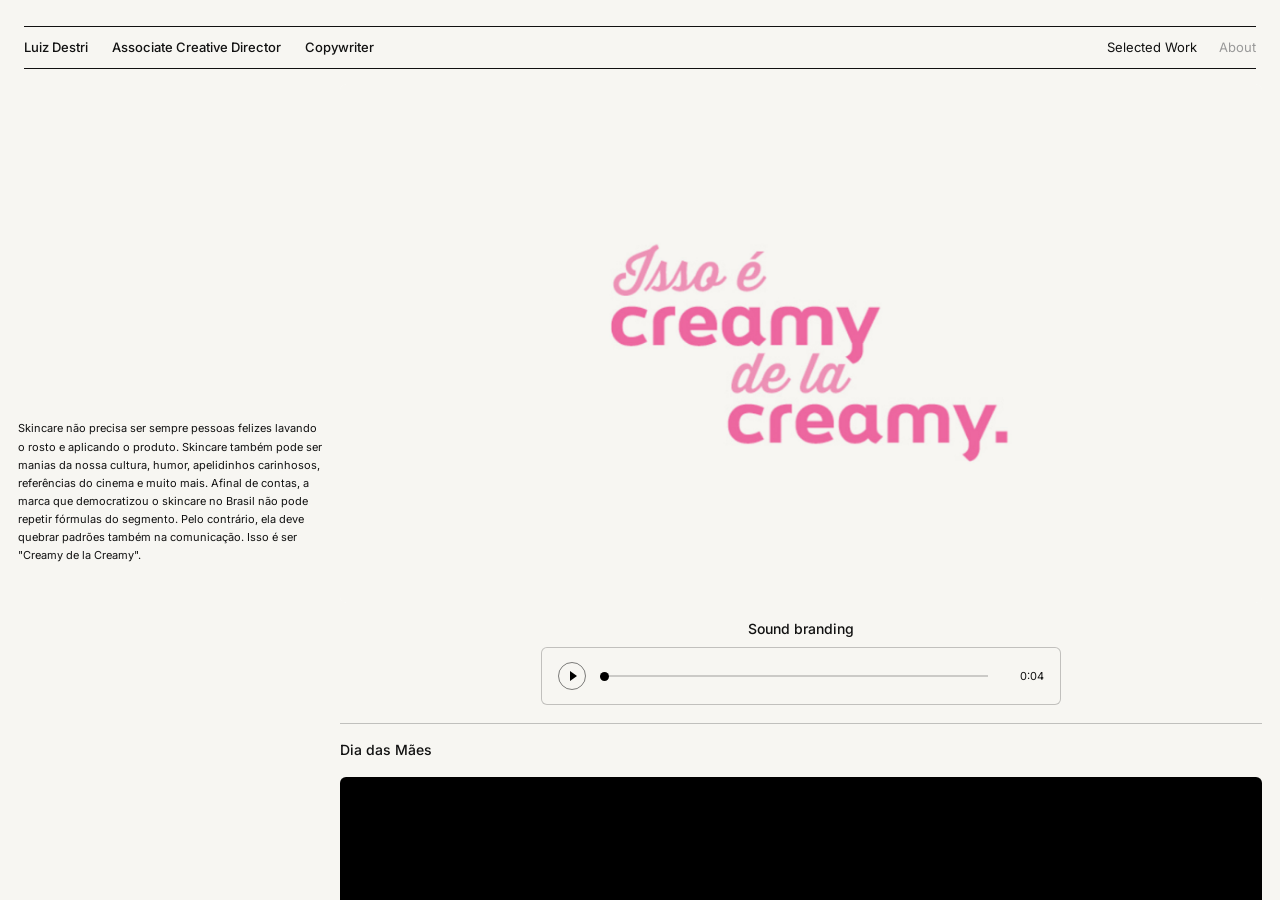
<file: 05-creamy/index.html>
<!DOCTYPE html>

<html lang="en">



<head>



    <meta charset="UTF-8">

    <meta name="viewport" content="width=device-width, initial-scale=1.0">



    <title>Creamy | Luiz Destri</title>



    <link rel="preconnect" href="https://fonts.googleapis.com">

    <link rel="preconnect" href="https://fonts.gstatic.com" crossorigin>



    <link

        href="https://fonts.googleapis.com/css2?family=Inter:wght@400;500;600&display=swap"

        rel="stylesheet"

    >



    <link rel="stylesheet" href="../style.css">





    <style>



        /* ==========================================

           CREAMY

        ========================================== */



        :root {



            --header-height: 84px;



            --sidebar-width: 340px;



            --page-left: 18px;

            --page-right: 18px;



            --gallery-gap: 18px;



            --media-radius: 6px;



        }





        html,

        body {



            width: 100%;

            height: 100%;



            overflow: hidden;



        }





        /* ==========================================

           HEADER FIXO

        ========================================== */



        header {



            position: fixed;



            top: 0;

            left: 0;



            width: 100%;

            height: var(--header-height);



            z-index: 100;



            background: var(--background);



        }





        /* ==========================================

           ESTRUTURA DO PROJETO

        ========================================== */



        .project-layout {



            position: fixed;



            top: var(--header-height);

            left: 0;



            width: 100%;

            height: calc(100vh - var(--header-height));



        }





        /* ==========================================

           COLUNA ESQUERDA FIXA

        ========================================== */



        .project-sidebar {



            position: absolute;



            top: 0;

            left: 0;



            width: var(--sidebar-width);

            height: 100%;



            padding-left: var(--page-left);



            display: flex;

            flex-direction: column;



            background: var(--background);



        }





        /* ==========================================

           TEXTO LATERAL

        ========================================== */



        .project-intro {



            flex: 1;



            display: flex;

            align-items: center;



            padding-right: 18px;



        }





        .project-intro p {



            margin: 0;



            width: 100%;



            font-size: 11px;

            line-height: 1.65;

            font-weight: 400;



        }





        /* ==========================================

           ÁREA ROLÁVEL

        ========================================== */



        .project-scroll {



            position: absolute;



            top: 0;

            left: var(--sidebar-width);

            right: 0;

            bottom: 0;



            overflow-y: auto;

            overflow-x: hidden;



            padding-right: var(--page-right);

            padding-bottom: 40px;



            scrollbar-width: thin;

            scrollbar-color: #999 transparent;



        }





        /* ==========================================

           SCROLLBAR

        ========================================== */



        .project-scroll::-webkit-scrollbar {



            width: 8px;



        }





        .project-scroll::-webkit-scrollbar-track {



            background: transparent;



        }





        .project-scroll::-webkit-scrollbar-thumb {



            background: #999;



            border-radius: 10px;



        }





        .project-scroll::-webkit-scrollbar-thumb:hover {



            background: #777;



        }





        /* ==========================================

           GALERIA

        ========================================== */



        .project-gallery {



            width: 100%;



            display: flex;

            flex-direction: column;



            gap: var(--gallery-gap);



        }





        .project-gallery > * {



            width: 100%;



            margin: 0;



            flex: none;



        }





        /* ==========================================

           SEPARADORES

        ========================================== */



        .chapter-divider {



            height: 1px;



            background: rgba(0, 0, 0, 0.22);



        }





        /* ==========================================

           TÍTULOS DAS CAMPANHAS

        ========================================== */



        .campaign-label {



            font-size: 14px;



            line-height: 1.2;



            font-weight: 500;



        }





        .campaign-label p {



            margin: 0;



        }





        /* ==========================================

           HERO

        ========================================== */



        .hero {



            width: 100%;



            aspect-ratio: 16 / 9;



            overflow: hidden;



            border-radius: var(--media-radius);



            background: var(--background);



        }





        .hero img {



            display: block;



            width: 100%;

            height: 100%;



            object-fit: cover;



            border-radius: var(--media-radius);



            /*

               Faz o branco da imagem se integrar

               ao fundo off-white da página.

            */



            mix-blend-mode: multiply;



        }





        /* ==========================================

           VÍDEOS

        ========================================== */



        .video {



            position: relative;



            width: 100%;



            aspect-ratio: 16 / 9;



            overflow: hidden;



            border-radius: var(--media-radius);



            background: #000;



        }





        .video iframe {



            position: absolute;



            top: 0;

            left: 0;



            display: block;



            width: 100%;

            height: 100%;



            border: 0;



        }





        /* ==========================================

           IMAGENS

        ========================================== */



        .media-image {



            display: block;



            width: 100%;

            height: auto;



            border-radius: var(--media-radius);



        }





        /* ==========================================

           GRIDS DE IMAGENS

        ========================================== */



        .image-grid {



            display: grid;



            gap: var(--gallery-gap);



            width: 100%;



        }





        .image-grid.two {



            grid-template-columns: repeat(2, 1fr);



        }





        .image-grid.three {



            grid-template-columns: repeat(3, 1fr);



        }





        .image-grid.four {



            grid-template-columns: repeat(4, 1fr);



        }





        .image-grid img {



            display: block;



            width: 100%;

            height: auto;



            border-radius: var(--media-radius);



        }





        /* ==========================================

           CASEBOARD

        ========================================== */



        .caseboard img {



            display: block;



            width: 100%;

            height: auto;



            border-radius: var(--media-radius);



        }





        /* ==========================================

           POTINHO — FULL WIDTH

        ========================================== */



        .snow-globe-feature img {



            display: block;



            width: 100%;

            height: auto;



            border-radius: var(--media-radius);



        }





        /* ==========================================

           SOUNDBRANDING

        ========================================== */



        .audio-section {



            width: 100%;



            display: flex;

            flex-direction: column;



            align-items: center;



            gap: 10px;



        }





        .audio-section .campaign-label {



            text-align: center;



        }





        .audio-player {



            width: min(520px, 100%);



            min-height: 58px;



            box-sizing: border-box;



            border: 1px solid rgba(0, 0, 0, 0.22);



            border-radius: var(--media-radius);



            padding: 0 16px;



            display: flex;

            align-items: center;



            gap: 14px;



            background: var(--background);



        }





        .audio-play {



            width: 28px;

            height: 28px;



            flex: 0 0 28px;



            border: 1px solid rgba(0, 0, 0, 0.5);



            border-radius: 50%;



            background: transparent;



            display: flex;

            align-items: center;

            justify-content: center;



            padding: 0;



            cursor: pointer;



        }





        .audio-play::before {



            content: "";



            width: 0;

            height: 0;



            margin-left: 2px;



            border-top: 5px solid transparent;

            border-bottom: 5px solid transparent;



            border-left: 7px solid #000;



        }





        .audio-play.playing::before {



            width: 8px;

            height: 10px;



            margin-left: 0;



            border: 0;



            background:

                linear-gradient(

                    to right,

                    #000 0 3px,

                    transparent 3px 5px,

                    #000 5px 8px

                );



        }





        .audio-progress {



            flex: 1;



            min-width: 0;



            appearance: none;



            height: 2px;



            background: rgba(0, 0, 0, 0.18);



            cursor: pointer;



        }





        .audio-progress::-webkit-slider-thumb {



            appearance: none;



            width: 9px;

            height: 9px;



            border-radius: 50%;



            background: #000;



            cursor: pointer;



        }





        .audio-progress::-moz-range-thumb {



            width: 9px;

            height: 9px;



            border: 0;



            border-radius: 50%;



            background: #000;



            cursor: pointer;



        }





        .audio-time {



            width: 42px;



            font-size: 11px;



            line-height: 1;



            text-align: right;



            white-space: nowrap;



        }





        /* ==========================================

           CRÉDITOS

        ========================================== */



        .credits {



            width: 100%;



            margin: 0;



            padding: 0 0 20px;



            font-size: 11px;



            line-height: 1.65;



            font-weight: 400;



        }





        .credits p {



            margin: 0;



        }





        /* ==========================================

           MOBILE

        ========================================== */



        @media(max-width:700px) {



            :root {



                --header-height: 104px;



                --sidebar-width: 100%;



                --page-left: 16px;

                --page-right: 16px;



                --gallery-gap: 14px;



            }





            html,

            body {



                overflow: auto;



            }





            header {



                position: relative;



                height: auto;



            }





            .project-layout {



                position: relative;



                top: auto;



                height: auto;

            padding-top: 0;



            }





            .project-sidebar {



                position: relative;



                width: 100%;



                height: auto;



                padding: 16px;



            }





            .project-intro {



                padding: 0;



            }





            .project-scroll {



                position: relative;



                top: auto;

                left: auto;

                right: auto;

                bottom: auto;



                width: 100%;



                overflow: visible;



                padding: 0 16px 30px;



            }





            .image-grid.four,

            .image-grid.three,

            .image-grid.two {



                grid-template-columns: 1fr;



                gap: var(--gallery-gap);



            }






            .credits {



                font-size: 12px;



            }





            .campaign-label {



                font-size: 13px;



            }



        }



    </style>



</head>





<body>





    <!-- ==========================================

         HEADER

    ========================================== -->



    <header>



        <div class="topbar">



            <div class="identity">



                <a href="../index.html">

                    Luiz Destri

                </a>



                <span>

                    Associate Creative Director

                </span>



                <span>

                    Copywriter

                </span>



            </div>





            <nav>



                <a

                    class="active"

                    href="../index.html"

                >

                    Selected Work

                </a>



                <a href="../10-about/">

                    About

                </a>



            </nav>



        </div>



    </header>





    <!-- ==========================================

         PROJECT

    ========================================== -->



    <main class="project-layout">





        <!-- ======================================

             COLUNA FIXA

        ======================================= -->



        <aside class="project-sidebar">



            <section class="project-intro">



                <p>

                    Skincare não precisa ser sempre pessoas felizes lavando o rosto e aplicando o produto. Skincare também pode ser manias da nossa cultura, humor, apelidinhos carinhosos, referências do cinema e muito mais. Afinal de contas, a marca que democratizou o skincare no Brasil não pode repetir fórmulas do segmento. Pelo contrário, ela deve quebrar padrões também na comunicação. Isso é ser "Creamy de la Creamy".

                </p>



            </section>



        </aside>





        <!-- ======================================

             GALERIA

        ======================================= -->



        <section class="project-scroll">



            <div class="project-gallery">





                <!-- ======================================

                     HERO — CREAMY DE LA CREAMY

                ======================================= -->



                <section class="hero">



                    <img

                        src="01-conceito/hero.jpg"

                        alt="Isso é Creamy de la Creamy"

                    >



                </section>





                <!-- ======================================

                     SOUNDBRANDING

                ======================================= -->



                <section class="audio-section">



                    <div class="campaign-label">



                        <p>

                            Sound branding

                        </p>



                    </div>





                    <div class="audio-player">



                        <button

                            class="audio-play"

                            type="button"

                            aria-label="Play soundbranding"

                        ></button>





                        <input

                            class="audio-progress"

                            type="range"

                            min="0"

                            max="100"

                            value="0"

                            step="0.1"

                            aria-label="Progresso do áudio"

                        >





                        <span class="audio-time">

                            0:00

                        </span>





                        <audio

                            id="soundbranding"

                            preload="metadata"

                            src="01-conceito/soundbranding.mp3"

                        ></audio>



                    </div>



                </section>





                <!-- ======================================

                     SEPARADOR

                ======================================= -->



                <div

                    class="chapter-divider"

                    aria-hidden="true"

                ></div>





                <!-- ======================================

                     DIA DAS MÃES

                ======================================= -->



                <section class="campaign-label">



                    <p>

                        Dia das Mães

                    </p>



                </section>





                <section class="video">



                    <iframe

                        src="https://player.vimeo.com/video/1100695986"

                        allow="autoplay; fullscreen; picture-in-picture"

                        allowfullscreen

                    ></iframe>



                </section>





                <!-- ======================================

                     SEPARADOR

                ======================================= -->



                <div

                    class="chapter-divider"

                    aria-hidden="true"

                ></div>





                <!-- ======================================

                     DIA DOS NAMORADOS

                ======================================= -->



                <section class="campaign-label">



                    <p>

                        Dia dos Namorados

                    </p>



                </section>





                <section class="video">



                    <iframe

                        src="https://player.vimeo.com/video/1100702425"

                        allow="autoplay; fullscreen; picture-in-picture"

                        allowfullscreen

                    ></iframe>



                </section>





                <div class="image-grid four">



                    <img

                        src="03-dia-dos-namorados/poster-01.jpg"

                        alt="Dia dos Namorados — Poster 01"

                    >



                    <img

                        src="03-dia-dos-namorados/poster-02.jpg"

                        alt="Dia dos Namorados — Poster 02"

                    >



                    <img

                        src="03-dia-dos-namorados/poster-03.jpg"

                        alt="Dia dos Namorados — Poster 03"

                    >



                    <img

                        src="03-dia-dos-namorados/poster-04.jpg"

                        alt="Dia dos Namorados — Poster 04"

                    >



                </div>





                <div class="caseboard">



                    <img

                        src="03-dia-dos-namorados/caseboard.jpg"

                        alt="Caseboard — Dia dos Namorados"

                    >



                </div>





                <!-- ======================================

                     SEPARADOR

                ======================================= -->



                <div

                    class="chapter-divider"

                    aria-hidden="true"

                ></div>





                <!-- ======================================

                     DIA DOS PAIS

                ======================================= -->



                <section class="campaign-label">



                    <p>

                        Dia dos Pais

                    </p>



                </section>





                <section class="video">



                    <iframe

                        src="https://player.vimeo.com/video/1100699380"

                        allow="autoplay; fullscreen; picture-in-picture"

                        allowfullscreen

                    ></iframe>



                </section>





                <div class="media-image">



                    <img

                        src="04-dia-dos-pais/creamybar-board.jpg"

                        alt="Creamy Bar"

                        style="display:block;width:100%;height:auto;border-radius:var(--media-radius);"

                    >



                </div>





                <!-- ======================================

                     SEPARADOR

                ======================================= -->



                <div

                    class="chapter-divider"

                    aria-hidden="true"

                ></div>





                <!-- ======================================

                     NATAL

                ======================================= -->



                <section class="campaign-label">



                    <p>

                        Natal

                    </p>



                </section>





                <!-- MERRY CREAMY -->



                <img

                    class="media-image"

                    src="05-natal/merry-creamy.jpg"

                    alt="Merry Creamy"

                >





                <!-- ESQUECERAM DE MIM -->



                <div class="image-grid two">



                    <img

                        src="05-natal/esqueceram-de-mim-01.jpg"

                        alt="Esqueceram de Mim — 01"

                    >



                    <img

                        src="05-natal/esqueceram-de-mim-02.jpg"

                        alt="Esqueceram de Mim — 02"

                    >



                </div>





                <!-- POTINHO DE NEVE — FULL WIDTH -->



                <div class="snow-globe-feature">



                    <img

                        src="05-natal/potinho-de-neve-01.jpg"

                        alt="Potinho de neve Creamy"

                    >



                </div>





                <!-- DOIS POTINHOS -->



                <div class="image-grid two">



                    <img

                        src="05-natal/potinho-de-neve-02.jpg"

                        alt="Potinho de neve Creamy — 01"

                    >



                    <img

                        src="05-natal/potinho-de-neve-03.jpg"

                        alt="Potinho de neve Creamy — 02"

                    >



                </div>





                <!-- ======================================

                     SEPARADOR

                ======================================= -->



                <div

                    class="chapter-divider"

                    aria-hidden="true"

                ></div>





                <!-- ======================================

                     ORGULHO LGBTQI+

                ======================================= -->



                <section class="campaign-label">



                    <p>

                        Orgulho LGBTQI+

                    </p>



                </section>





                <section class="video">



                    <iframe

                        src="https://player.vimeo.com/video/1100695385"

                        allow="autoplay; fullscreen; picture-in-picture"

                        allowfullscreen

                    ></iframe>



                </section>





                <!-- ======================================

                     SEPARADOR

                ======================================= -->



                <div

                    class="chapter-divider"

                    aria-hidden="true"

                ></div>





                <!-- ======================================

                     VALENTINE'S DAY

                ======================================= -->



                <section class="campaign-label">



                    <p>

                        Valentine's Day

                    </p>



                </section>





                <div class="image-grid two">



                    <img

                        src="07-valentines/poster-valentines-01.jpg"

                        alt="Valentine's Day — 01"

                    >



                    <img

                        src="07-valentines/poster-valentines-02.jpg"

                        alt="Valentine's Day — 02"

                    >



                </div>





                <!-- ======================================

                     SEPARADOR FINAL

                ======================================= -->



                <div

                    class="chapter-divider"

                    aria-hidden="true"

                ></div>





                <!-- ======================================

                     CRÉDITOS

                ======================================= -->



                <section class="credits">



                    <p>

                        Santiago Comunicação<br>

                        Creamy Skincare<br>

                        Associate Creative Director / Copywriter

                    </p>



                </section>





            </div>



        </section>



    </main>





    <!-- ==========================================

         SOUNDBRANDING — SCRIPT

    ========================================== -->



    <script>



        const audio =

            document.getElementById("soundbranding");



        const playButton =

            document.querySelector(".audio-play");



        const progress =

            document.querySelector(".audio-progress");



        const timeDisplay =

            document.querySelector(".audio-time");





        function formatTime(seconds) {



            if (!isFinite(seconds)) {



                return "0:00";



            }



            const minutes =

                Math.floor(seconds / 60);



            const secs =

                Math.floor(seconds % 60);



            return `${minutes}:${secs

                .toString()

                .padStart(2, "0")}`;



        }





        audio.addEventListener(

            "loadedmetadata",

            () => {



                timeDisplay.textContent =

                    formatTime(audio.duration);



            }

        );





        audio.addEventListener(

            "timeupdate",

            () => {



                if (!audio.duration) {



                    return;



                }





                progress.value =

                    (audio.currentTime /

                    audio.duration) * 100;





                timeDisplay.textContent =

                    formatTime(audio.currentTime);



            }

        );





        playButton.addEventListener(

            "click",

            () => {



                if (audio.paused) {



                    audio.play();



                    playButton.classList.add(

                        "playing"

                    );



                } else {



                    audio.pause();



                    playButton.classList.remove(

                        "playing"

                    );



                }



            }

        );





        audio.addEventListener(

            "ended",

            () => {



                playButton.classList.remove(

                    "playing"

                );



                progress.value = 0;



                timeDisplay.textContent =

                    formatTime(audio.duration);



            }

        );





        progress.addEventListener(

            "input",

            () => {



                if (!audio.duration) {



                    return;



                }





                audio.currentTime =

                    (progress.value / 100) *

                    audio.duration;



            }

        );



    </script>





</body>



</html>
</file>
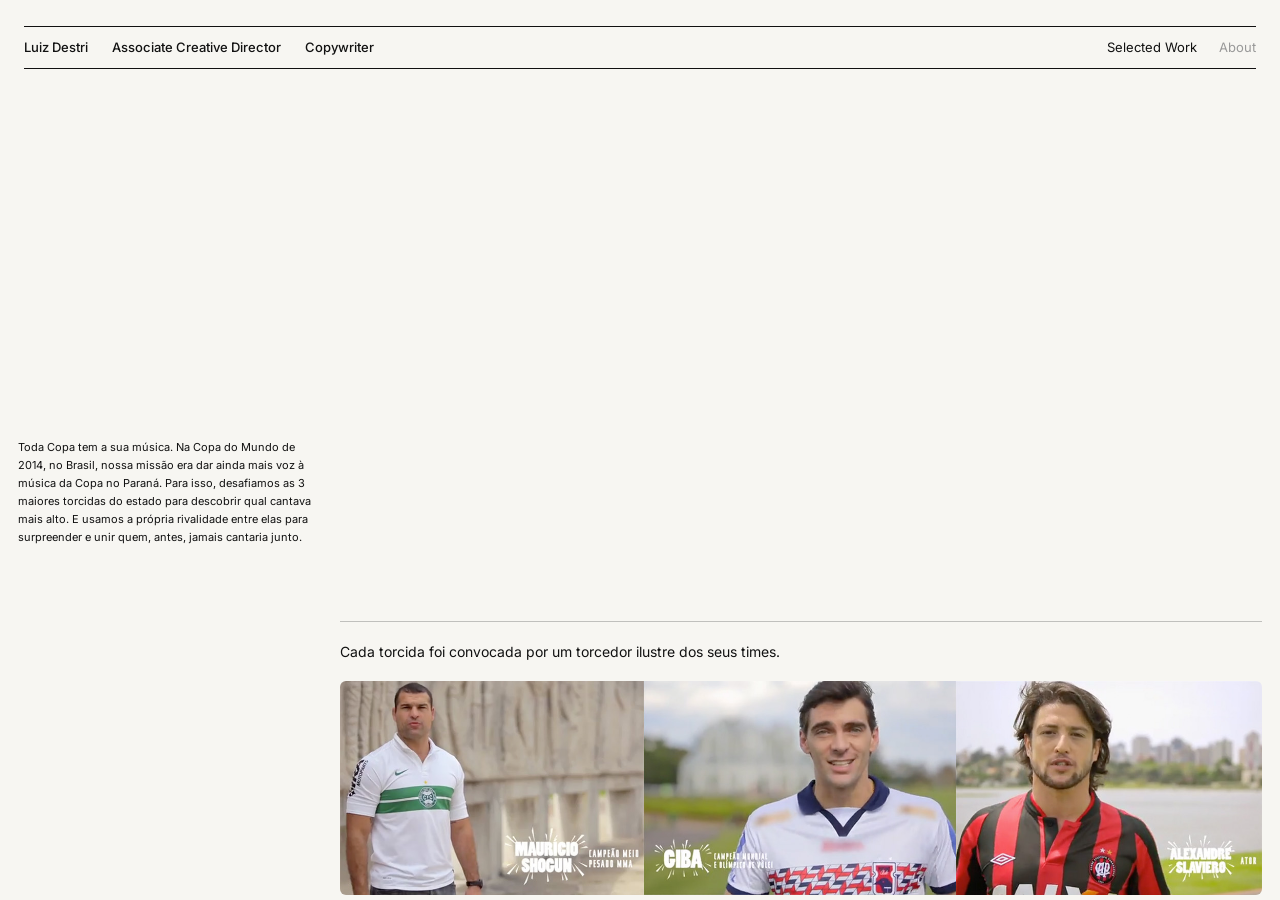
<file: 06-cocacola/index.html>
<!DOCTYPE html>

<html lang="en">



<head>



    <meta charset="UTF-8">

    <meta name="viewport" content="width=device-width, initial-scale=1.0">



    <title>Coca-Cola | Luiz Destri</title>



    <link rel="preconnect" href="https://fonts.googleapis.com">

    <link rel="preconnect" href="https://fonts.gstatic.com" crossorigin>

    <link href="https://fonts.googleapis.com/css2?family=Inter:wght@400;500;600&display=swap" rel="stylesheet">



    <link rel="stylesheet" href="../style.css">



    <style>



        /* ==========================================

           COCA-COLA

        ========================================== */



        :root {

            --header-height: 84px;

            --sidebar-width: 340px;



            --page-left: 18px;

            --page-right: 18px;



            --gallery-gap: 18px;



            --media-radius: 6px;

        }





        html,

        body {

            width: 100%;

            height: 100%;

            overflow: hidden;

        }





        /* ==========================================

           HEADER FIXO

        ========================================== */



        header {

            position: fixed;

            top: 0;

            left: 0;



            width: 100%;

            height: var(--header-height);



            z-index: 100;



            background: var(--background);

        }





        /* ==========================================

           ESTRUTURA DO PROJETO

        ========================================== */



        .project-layout {

            position: fixed;



            top: var(--header-height);

            left: 0;



            width: 100%;

            height: calc(100vh - var(--header-height));

        }





        /* ==========================================

           COLUNA ESQUERDA FIXA

        ========================================== */



        .project-sidebar {

            position: absolute;



            top: 0;

            left: 0;



            width: var(--sidebar-width);

            height: 100%;



            padding-left: var(--page-left);

            padding-right: 18px;



            display: flex;

            flex-direction: column;



            background: var(--background);

        }





        /* ==========================================

           TEXTO LATERAL

        ========================================== */



        .project-intro {

            flex: 1;



            display: flex;

            align-items: center;

        }





        .project-intro p {

            margin: 0;



            width: 100%;



            font-size: 11px;

            line-height: 1.65;

            font-weight: 400;

        }





        /* ==========================================

           ÁREA ROLÁVEL

        ========================================== */



        .project-scroll {

            position: absolute;



            top: 0;

            left: var(--sidebar-width);

            right: 0;

            bottom: 0;



            overflow-y: auto;

            overflow-x: hidden;



            padding-right: var(--page-right);

            padding-bottom: 40px;



            scrollbar-width: thin;

            scrollbar-color: #999 transparent;

        }





        .project-scroll::-webkit-scrollbar {

            width: 8px;

        }



        .project-scroll::-webkit-scrollbar-track {

            background: transparent;

        }



        .project-scroll::-webkit-scrollbar-thumb {

            background: #999;

            border-radius: 10px;

        }



        .project-scroll::-webkit-scrollbar-thumb:hover {

            background: #777;

        }





        /* ==========================================

           GALERIA

        ========================================== */



        .project-gallery {

            width: 100%;



            display: flex;

            flex-direction: column;



            gap: var(--gallery-gap);

        }



        .project-gallery > * {

            width: 100%;

            margin: 0;

            flex: none;

        }





        /* ==========================================

           TEXTO DOS CAPÍTULOS

        ========================================== */



        .chapter-text {

            font-size: 14px;

            line-height: 1.65;

            font-weight: 400;

        }



        .chapter-text p {

            margin: 0;

        }





        /* ==========================================

           DIVISÃO ENTRE CAPÍTULOS

        ========================================== */



        .chapter-divider {

            height: 1px;

            background: rgba(0, 0, 0, 0.22);

        }





        /* ==========================================

           VÍDEOS

        ========================================== */



        .video {

            width: 100%;

            margin: 0;



            border-radius: var(--media-radius);

            overflow: hidden;



            position: relative;

            display: block;



            background: transparent;

        }



        .video.vimeo {

            aspect-ratio: 16 / 9;

        }



        .video.vimeo iframe {

            position: absolute;

            top: 0;

            left: 0;



            display: block;



            width: 100%;

            height: 100%;



            border: 0;

        }



        .video.local-loop {

            aspect-ratio: auto;

            overflow: hidden;

            border-radius: var(--media-radius);

        }



        .video.local-loop video {

            display: block;

            width: 100%;

            height: auto;

            object-fit: contain;

        }





        /* ==========================================

           IMAGENS

        ========================================== */



        .image {

            width: 100%;

            display: block;

            height: auto;

            border-radius: var(--media-radius);

        }





        /* ==========================================

           ÁUDIO

        ========================================== */



        .audio-section {

            width: 100%;



            display: flex;

            flex-direction: column;



            gap: 16px;

        }





        .audio-player {

            width: 420px;

            max-width: 100%;

            min-height: 58px;



            box-sizing: border-box;



            border: 1px solid rgba(0, 0, 0, 0.22);

            border-radius: var(--media-radius);



            padding: 0 16px;



            display: flex;

            align-items: center;



            gap: 14px;



            background: var(--background);



            align-self: flex-start;

        }





        .audio-play {

            width: 28px;

            height: 28px;



            flex: 0 0 28px;



            border: 1px solid rgba(0, 0, 0, 0.5);

            border-radius: 50%;



            background: transparent;



            display: flex;

            align-items: center;

            justify-content: center;



            padding: 0;

            cursor: pointer;

        }





        .audio-play::before {

            content: "";



            width: 0;

            height: 0;



            margin-left: 2px;



            border-top: 5px solid transparent;

            border-bottom: 5px solid transparent;

            border-left: 7px solid #000;

        }





        .audio-play.playing::before {

            width: 8px;

            height: 10px;



            margin-left: 0;



            border: 0;



            background:

                linear-gradient(

                    to right,

                    #000 0 3px,

                    transparent 3px 5px,

                    #000 5px 8px

                );

        }





        .audio-progress {

            flex: 1;

            min-width: 0;



            appearance: none;



            height: 2px;

            background: rgba(0, 0, 0, 0.18);



            cursor: pointer;

        }





        .audio-progress::-webkit-slider-thumb {

            appearance: none;



            width: 9px;

            height: 9px;



            border-radius: 50%;

            background: #000;



            cursor: pointer;

        }





        .audio-progress::-moz-range-thumb {

            width: 9px;

            height: 9px;



            border: 0;

            border-radius: 50%;

            background: #000;



            cursor: pointer;

        }





        .audio-time {

            width: 42px;



            font-size: 11px;

            line-height: 1;



            text-align: right;

            white-space: nowrap;

        }





        /* ==========================================

           CRÉDITOS

        ========================================== */



        .credits {

            width: 100%;



            margin: 0;

            padding: 0 0 20px;



            font-size: 11px;

            line-height: 1.65;

            font-weight: 400;

        }



        .credits p {

            margin: 0;

        }





        /* ==========================================

           MOBILE

        ========================================== */



        @media(max-width:700px) {



            :root {

                --header-height: 104px;

                --sidebar-width: 100%;



                --page-left: 16px;

                --page-right: 16px;



                --gallery-gap: 14px;

            }





            html,

            body {

                overflow: auto;

            }





            header {

                position: relative;

                height: auto;

            }





            .project-layout {

                position: relative;

                top: auto;

                height: auto;

                padding-top: 0;

            }





            .project-sidebar {

                position: relative;

                width: 100%;

                height: auto;

                padding: 16px;

            }





            .project-intro {

                padding: 0;

            }





            .project-scroll {

                position: relative;

                top: auto;

                left: auto;

                right: auto;

                bottom: auto;



                width: 100%;



                overflow: visible;



                padding: 0 16px 30px;

            }





            .credits {

                font-size: 12px;

            }





            .chapter-text {

                font-size: 14px;

            }





            .audio-player {

                width: 100%;

            }



        }



    </style>



</head>





<body>





    <header>



        <div class="topbar">



            <div class="identity">



                <a href="../index.html">

                    Luiz Destri

                </a>



                <span>

                    Associate Creative Director

                </span>



                <span>

                    Copywriter

                </span>



            </div>





            <nav>



                <a

                    class="active"

                    href="../index.html">

                    Selected Work

                </a>



                <a href="../10-about/">

                    About

                </a>



            </nav>



        </div>



    </header>





    <main class="project-layout">





        <!-- ======================================

             COLUNA FIXA

        ======================================= -->



        <aside class="project-sidebar">



            <section class="project-intro">



                <p>

                    Toda Copa tem a sua música. Na Copa do Mundo de 2014, no Brasil, nossa missão era dar ainda mais voz à música da Copa no Paraná. Para isso, desafiamos as 3 maiores torcidas do estado para descobrir qual cantava mais alto. E usamos a própria rivalidade entre elas para surpreender e unir quem, antes, jamais cantaria junto.

                </p>



            </section>



        </aside>





        <!-- ======================================

             GALERIA ROLÁVEL

        ======================================= -->



        <section class="project-scroll">



            <div class="project-gallery">





                <!-- ======================================

                     VIDE0CASE

                ======================================= -->



                <section class="video vimeo">



                    <iframe

                        src="https://player.vimeo.com/video/1100715091"

                        allow="autoplay; fullscreen; picture-in-picture"

                        allowfullscreen>

                    </iframe>



                </section>





                <div

                    class="chapter-divider"

                    aria-hidden="true">

                </div>





                <!-- ======================================

                     01 — TORCEDORES ILUSTRES

                ======================================= -->



                <section class="chapter-text">



                    <p>

                        Cada torcida foi convocada por um torcedor ilustre dos seus times.

                    </p>



                </section>





                <img

                    class="image"

                    src="famosos.jpg"

                    alt="Torcedores ilustres da campanha"

                >





                <div

                    class="chapter-divider"

                    aria-hidden="true">

                </div>





                <!-- ======================================

                     02 — MECÂNICA

                ======================================= -->



                <section class="chapter-text">



                    <p>

                        Levamos o desafio para todo lugar: estádios, escolas, ruas e espaços públicos.

                    </p>



                </section>





                <img

                    class="image"

                    src="instalacoes.jpg"

                    alt="Instalações da campanha Cantou, é Gol"

                >





                <div

                    class="chapter-divider"

                    aria-hidden="true">

                </div>





                <!-- ======================================

                     03 — DISPUTA

                ======================================= -->



                <section class="chapter-text">



                    <p>

                        Quanto mais gente cantava, maior o desafio ficava. Mais vozes, mais volume, mais rivalidade.

                    </p>



                </section>





                <img

                    class="image"

                    src="disputa.jpg"

                    alt="Participação das torcidas no desafio"

                >





                <div

                    class="chapter-divider"

                    aria-hidden="true">

                </div>





                <!-- ======================================

                     04 — TWIST

                ======================================= -->



                <section class="chapter-text">



                    <p>

                        Até que revelamos o que estava por trás dessa disputa: o jingle da Copa regravado por milhares de torcedores rivais. Criamos uma versão única da música oficial da Copa com as vozes de torcedores que, antes da ação, jamais cantariam juntos.

                    </p>



                </section>





                <img

                    class="image"

                    src="juntos.jpg"

                    alt="Torcedores cantando juntos"

                >





                <div

                    class="chapter-divider"

                    aria-hidden="true">

                </div>





                <!-- ======================================

                     05 — A MÚSICA

                ======================================= -->



                <section class="audio-section">



                    <section class="chapter-text">



                        <p>

                            O jingle com as vozes dos torcedores ecoou pelas rádios do Paraná durante toda a Copa do Mundo e também foi utilizado em ações de ativação da marca nas FIFA Fan Fests.

                        </p>



                    </section>





                    <div class="audio-player">



                        <button

                            class="audio-play"

                            type="button"

                            aria-label="Reproduzir música">

                        </button>





                        <input

                            class="audio-progress"

                            type="range"

                            min="0"

                            max="100"

                            value="0"

                            step="0.1"

                            aria-label="Progresso da música"

                        >





                        <span class="audio-time">

                            0:00

                        </span>



                    </div>





                    <audio src="jingle-juntos.mp3"></audio>



                </section>





                <div

                    class="chapter-divider"

                    aria-hidden="true">

                </div>





                <!-- ======================================

                     06 — FECHAMENTO

                ======================================= -->



                <section class="video local-loop">



                    <video

                        src="cantou-gol-loop.mp4"

                        autoplay

                        muted

                        loop

                        playsinline>

                    </video>



                </section>





                <div

                    class="chapter-divider"

                    aria-hidden="true">

                </div>





                <!-- ======================================

                     07 — CRÉDITOS

                ======================================= -->



                <section class="credits">



                    <p>

                        Bronx Comunicação

                    </p>



                    <p>

                        Coca-Cola

                    </p>



                    <p>

                        Creative Director / Copywriter

                    </p>



                </section>





            </div>



        </section>



    </main>





    <script>



        /* ==========================================

           PLAYER DE ÁUDIO

        ========================================== */



        const audioSection =

            document.querySelector(".audio-section");





        if (audioSection) {



            const audio =

                audioSection.querySelector("audio");





            const playButton =

                audioSection.querySelector(".audio-play");





            const progress =

                audioSection.querySelector(".audio-progress");





            const timeDisplay =

                audioSection.querySelector(".audio-time");





            function formatTime(seconds) {



                if (!isFinite(seconds)) {

                    return "0:00";

                }





                const minutes =

                    Math.floor(seconds / 60);





                const remainingSeconds =

                    Math.floor(seconds % 60)

                        .toString()

                        .padStart(2, "0");





                return `${minutes}:${remainingSeconds}`;

            }





            playButton.addEventListener(

                "click",

                () => {



                    if (audio.paused) {



                        audio.play();



                        playButton.classList.add(

                            "playing"

                        );



                    } else {



                        audio.pause();



                        playButton.classList.remove(

                            "playing"

                        );



                    }



                }

            );





            audio.addEventListener(

                "loadedmetadata",

                () => {



                    timeDisplay.textContent =

                        formatTime(audio.duration);



                }

            );





            audio.addEventListener(

                "timeupdate",

                () => {



                    if (audio.duration) {



                        progress.value =

                            (audio.currentTime /

                            audio.duration) * 100;



                    }





                    timeDisplay.textContent =

                        formatTime(

                            audio.currentTime

                        );



                }

            );





            progress.addEventListener(

                "input",

                () => {



                    if (audio.duration) {



                        audio.currentTime =

                            (progress.value / 100) *

                            audio.duration;



                    }



                }

            );





            audio.addEventListener(

                "ended",

                () => {



                    playButton.classList.remove(

                        "playing"

                    );



                    progress.value = 0;



                    timeDisplay.textContent =

                        formatTime(

                            audio.duration

                        );



                }

            );



        }



    </script>





</body>



</html>
</file>
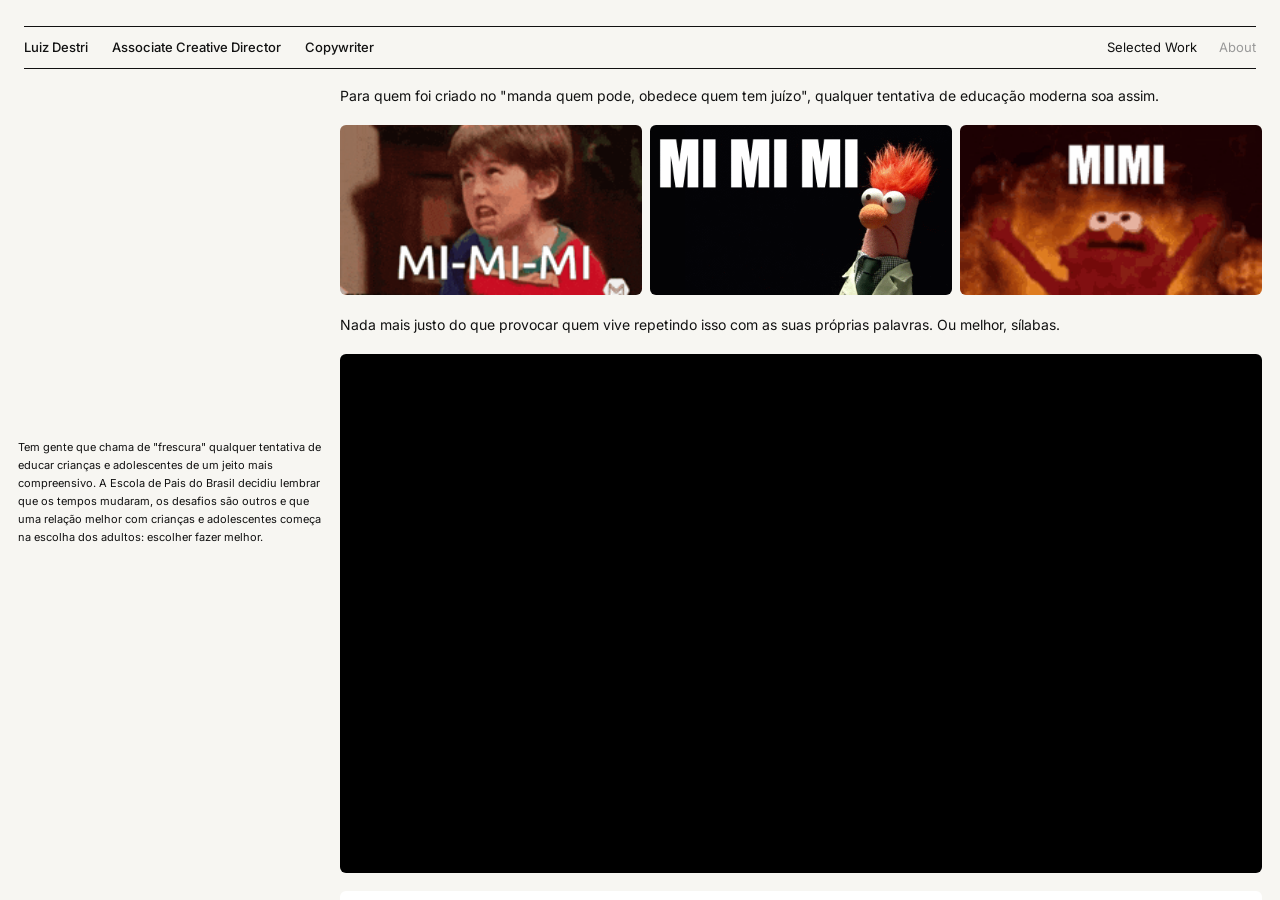
<file: 07-escoladepais/index.html>
<!DOCTYPE html>

<html lang="en">



<head>



    <meta charset="UTF-8">

    <meta

        name="viewport"

        content="width=device-width, initial-scale=1.0"

    >



    <title>Escola de Pais do Brasil | Luiz Destri</title>





    <!-- ======================================

         FONTS

    ======================================= -->



    <link rel="preconnect" href="https://fonts.googleapis.com">



    <link

        rel="preconnect"

        href="https://fonts.gstatic.com"

        crossorigin

    >



    <link

        href="https://fonts.googleapis.com/css2?family=Inter:wght@400;500;600&display=swap"

        rel="stylesheet"

    >





    <!-- ======================================

         ESTILO GLOBAL

    ======================================= -->



    <link

        rel="stylesheet"

        href="../style.css"

    >





    <!-- ======================================

         ESTILOS ESPECÍFICOS

    ======================================= -->



    <style>



        /* ==========================================

           ESCOLA DE PAIS

        ========================================== */



        :root {



            --header-height: 84px;

            --sidebar-width: 340px;



            --page-left: 18px;

            --page-right: 18px;



            --gallery-gap: 18px;

            --label-video-gap: 10px;



            --media-radius: 6px;



        }





        html,

        body {



            width: 100%;

            height: 100%;



            overflow: hidden;



        }





        /* ==========================================

           HEADER FIXO

        ========================================== */



        header {



            position: fixed;



            top: 0;

            left: 0;



            width: 100%;

            height: var(--header-height);



            z-index: 100;



            background: var(--background);



        }





        /* ==========================================

           ESTRUTURA DO PROJETO

        ========================================== */



        .project-layout {



            position: fixed;



            top: var(--header-height);

            left: 0;



            width: 100%;

            height: calc(100vh - var(--header-height));



        }





        /* ==========================================

           COLUNA ESQUERDA FIXA

        ========================================== */



        .project-sidebar {



            position: absolute;



            top: 0;

            left: 0;



            width: var(--sidebar-width);

            height: 100%;



            padding-left: var(--page-left);



            display: flex;

            flex-direction: column;



            background: var(--background);



        }





        /* ==========================================

           TEXTO LATERAL

        ========================================== */



        .project-intro {



            flex: 1;



            display: flex;

            align-items: center;



            padding-right: 18px;



        }





        .project-intro p {



            margin: 0;



            width: 100%;



            font-size: 11px;

            line-height: 1.65;

            font-weight: 400;



        }





        /* ==========================================

           ÁREA ROLÁVEL

        ========================================== */



        .project-scroll {



            position: absolute;



            top: 0;

            left: var(--sidebar-width);

            right: 0;

            bottom: 0;



            overflow-y: auto;

            overflow-x: hidden;



            padding-right: var(--page-right);

            padding-bottom: 40px;



            scrollbar-width: thin;

            scrollbar-color: #999 transparent;



        }





        /* ==========================================

           SCROLLBAR

        ========================================== */



        .project-scroll::-webkit-scrollbar {



            width: 8px;



        }





        .project-scroll::-webkit-scrollbar-track {



            background: transparent;



        }





        .project-scroll::-webkit-scrollbar-thumb {



            background: #999;

            border-radius: 10px;



        }





        .project-scroll::-webkit-scrollbar-thumb:hover {



            background: #777;



        }





        /* ==========================================

           GALERIA

        ========================================== */



        .project-gallery {



            width: 100%;



            display: flex;

            flex-direction: column;



            gap: var(--gallery-gap);



        }





        .project-gallery > * {



            width: 100%;

            margin: 0;

            flex: none;



        }





        /* ==========================================

           TEXTO DOS CAPÍTULOS

        ========================================== */



        .chapter-text {



            font-size: 14px;

            line-height: 1.65;

            font-weight: 400;



        }





        .chapter-text p {



            margin: 0;



        }





        /* ==========================================

           LINHA COM 3 GIFS

        ========================================== */



        .gif-row {



            display: grid;



            grid-template-columns: repeat(3, 1fr);



            gap: 8px;



        }





        .gif-row img {



            display: block;



            width: 100%;

            height: auto;



            aspect-ratio: 16 / 9;



            object-fit: cover;



            border-radius: var(--media-radius);



        }





        /* ==========================================

           AJUSTE DO PRIMEIRO GIF

        ========================================== */



        .gif-row img:first-child {



            object-position: center bottom;



        }





        /* ==========================================

           FAIXA / PERGUNTA

        ========================================== */



        .question-strip {



            width: 100%;



            overflow: hidden;



            border-radius: var(--media-radius);



        }





        .question-strip img {



            display: block;



            width: 100%;

            height: auto;



        }





        /* ==========================================

           PADRÃO DOS VÍDEOS

        ========================================== */



        .video {



            position: relative;



            aspect-ratio: 16 / 9;



            overflow: hidden;



            background: #000;



            border-radius: var(--media-radius);



        }





        .video iframe {



            position: absolute;



            top: 0;

            left: 0;



            display: block;



            width: 100%;

            height: 100%;



            border: 0;



        }





        /* ==========================================

           RÁDIO

        ========================================== */



        .radio-section {



            display: flex;



            flex-direction: column;



            gap: 18px;



        }





        .radio-intro {



            font-size: 14px;

            line-height: 1.4;



            font-weight: 400;



            margin: 0;



        }





        .radio-grid {



            display: grid;



            grid-template-columns: repeat(2, 1fr);



            gap: var(--gallery-gap);



        }





        .radio-item {



            display: flex;



            flex-direction: column;



            gap: var(--label-video-gap);



            min-width: 0;



        }





        .radio-label {



            font-size: 12px;

            line-height: 1.2;



            font-weight: 500;



        }





        .audio-player {



            width: 100%;



            min-height: 58px;



            box-sizing: border-box;



            border: 1px solid rgba(0, 0, 0, 0.22);



            border-radius: var(--media-radius);



            padding: 0 16px;



            display: flex;



            align-items: center;



            gap: 14px;



            background: var(--background);



        }





        .audio-play {



            width: 28px;

            height: 28px;



            flex: 0 0 28px;



            border: 1px solid rgba(0, 0, 0, 0.5);



            border-radius: 50%;



            background: transparent;



            display: flex;



            align-items: center;

            justify-content: center;



            padding: 0;



            cursor: pointer;



        }





        .audio-play::before {



            content: "";



            width: 0;

            height: 0;



            margin-left: 2px;



            border-top: 5px solid transparent;

            border-bottom: 5px solid transparent;

            border-left: 7px solid #000;



        }





        .audio-play.playing::before {



            width: 8px;

            height: 10px;



            margin-left: 0;



            border: 0;



            background:

                linear-gradient(

                    to right,

                    #000 0 3px,

                    transparent 3px 5px,

                    #000 5px 8px

                );



        }





        .audio-progress {



            flex: 1;



            min-width: 0;



            appearance: none;



            height: 2px;



            background: rgba(0, 0, 0, 0.18);



            cursor: pointer;



        }





        .audio-progress::-webkit-slider-thumb {



            appearance: none;



            width: 9px;

            height: 9px;



            border-radius: 50%;



            background: #000;



            cursor: pointer;



        }





        .audio-progress::-moz-range-thumb {



            width: 9px;

            height: 9px;



            border: 0;



            border-radius: 50%;



            background: #000;



            cursor: pointer;



        }





        .audio-time {



            width: 42px;



            font-size: 11px;

            line-height: 1;



            text-align: right;



            white-space: nowrap;



        }





        /* ==========================================

           DIVISÃO ENTRE CAPÍTULOS

        ========================================== */



        .chapter-divider {



            height: 1px;



            background: rgba(0, 0, 0, 0.22);



        }





        /* ==========================================

           CRÉDITOS

        ========================================== */



        .credits {



            width: 100%;



            margin: 0;



            padding: 0 0 20px;



            font-size: 11px;



            line-height: 1.65;



            font-weight: 400;



        }





        .credits p {



            margin: 0;



        }





        /* ==========================================

           MOBILE

        ========================================== */



        @media(max-width:700px) {



            :root {



                --header-height: 104px;



                --sidebar-width: 100%;



                --page-left: 16px;

                --page-right: 16px;



                --gallery-gap: 14px;

                --label-video-gap: 8px;



            }





            html,

            body {



                overflow: auto;



            }





            header {



                position: relative;



                height: auto;



            }





            .project-layout {



                position: relative;



                top: auto;



                height: auto;

            padding-top: 0;



            }





            .project-sidebar {



                position: relative;



                width: 100%;

                height: auto;



                padding: 16px;



            }





            .project-intro {



                padding: 0;



            }





            .project-scroll {



                position: relative;



                top: auto;

                left: auto;

                right: auto;

                bottom: auto;



                width: 100%;



                overflow: visible;



                padding: 0 16px 30px;



            }





            .gif-row,

            .radio-grid {



                grid-template-columns: 1fr;



                gap: var(--gallery-gap);



            }





            .project-intro p,

            .credits {



                font-size: 12px;



            }





            .chapter-text {



                font-size: 14px;



            }





            .radio-intro {



                font-size: 14px;



            }



        }



    </style>



</head>





<body>





    <!-- ======================================

         HEADER

    ======================================= -->



    <header>



        <div class="topbar">



            <div class="identity">



                <a href="../index.html">

                    Luiz Destri

                </a>



                <span>

                    Associate Creative Director

                </span>



                <span>

                    Copywriter

                </span>



            </div>





            <nav>



                <a

                    class="active"

                    href="../index.html"

                >

                    Selected Work

                </a>



                <a href="../10-about/">

                    About

                </a>



            </nav>



        </div>



    </header>





    <!-- ======================================

         LAYOUT DO PROJETO

    ======================================= -->



    <main class="project-layout">





        <!-- ======================================

             COLUNA FIXA

        ======================================= -->



        <aside class="project-sidebar">



            <section class="project-intro">



                <p>

                    Tem gente que chama de "frescura" qualquer tentativa de educar crianças e adolescentes de um jeito mais compreensivo. A Escola de Pais do Brasil decidiu lembrar que os tempos mudaram, os desafios são outros e que uma relação melhor com crianças e adolescentes começa na escolha dos adultos: escolher fazer melhor.

                </p>



            </section>



        </aside>





        <!-- ======================================

             GALERIA ROLÁVEL

        ======================================= -->



        <section class="project-scroll">



            <div class="project-gallery">





                <!-- ======================================

                     01 — ABERTURA

                ======================================= -->



                <section class="chapter-text">



                    <p>

                        Para quem foi criado no "manda quem pode, obedece quem tem juízo", qualquer tentativa de educação moderna soa assim.

                    </p>



                </section>





                <!-- ======================================

                     02 — MI-MI-MI

                ======================================= -->



                <section class="gif-row">



                    <img

                        src="mimimi-01.gif"

                        alt="Mi-mi-mi — 01"

                    >



                    <img

                        src="mimimi-02.gif"

                        alt="Mi-mi-mi — 02"

                    >



                    <img

                        src="mimimi-03.gif"

                        alt="Mi-mi-mi — 03"

                    >



                </section>





                <!-- ======================================

                     03 — IDEIA DA CAMPANHA

                ======================================= -->



                <section class="chapter-text">



                    <p>

                        Nada mais justo do que provocar quem vive repetindo isso com as suas próprias palavras. Ou melhor, sílabas.

                    </p>



                </section>





                <!-- ======================================

                     04 — FILME

                ======================================= -->



                <section class="video">



                    <iframe

                        src="https://player.vimeo.com/video/1105436744"

                        allow="autoplay; fullscreen; picture-in-picture"

                        allowfullscreen>

                    </iframe>



                </section>





                <!-- ======================================

                     05 — PERGUNTA

                ======================================= -->



                <section class="question-strip">



                    <img

                        src="frame-pergunta.jpg"

                        alt="Pra você, a educação moderna é mimimi?"

                    >



                </section>





                <!-- ======================================

                     06 — RÁDIO

                ======================================= -->



                <section class="radio-section">



                    <p class="radio-intro">

                        A provocação não ficou só no filme.

                    </p>





                    <div class="radio-grid">





                        <!-- ======================================

                             SPOT 01 — RETIRO

                        ======================================= -->



                        <div class="radio-item">



                            <div class="radio-label">

                                Retiro

                            </div>





                            <div class="audio-player">



                                <button

                                    class="audio-play"

                                    type="button"

                                    aria-label="Reproduzir Retiro"

                                ></button>





                                <input

                                    class="audio-progress"

                                    type="range"

                                    min="0"

                                    max="100"

                                    value="0"

                                    step="0.1"

                                    aria-label="Progresso de Retiro"

                                >





                                <span class="audio-time">

                                    0:00

                                </span>



                            </div>





                            <audio

                                src="spot-retiro.mp3"

                                preload="metadata"

                            ></audio>



                        </div>





                        <!-- ======================================

                             SPOT 02 — ACAMPAMENTO

                        ======================================= -->



                        <div class="radio-item">



                            <div class="radio-label">

                                Acampamento

                            </div>





                            <div class="audio-player">



                                <button

                                    class="audio-play"

                                    type="button"

                                    aria-label="Reproduzir Acampamento"

                                ></button>





                                <input

                                    class="audio-progress"

                                    type="range"

                                    min="0"

                                    max="100"

                                    value="0"

                                    step="0.1"

                                    aria-label="Progresso de Acampamento"

                                >





                                <span class="audio-time">

                                    0:00

                                </span>



                            </div>





                            <audio

                                src="spot-acampamento.mp3"

                                preload="metadata"

                            ></audio>



                        </div>





                    </div>



                </section>





                <!-- ======================================

                     07 — SEPARADOR

                ======================================= -->



                <div

                    class="chapter-divider"

                    aria-hidden="true"

                ></div>





                <!-- ======================================

                     08 — CRÉDITOS

                ======================================= -->



                <section class="credits">



                    <p>

                        Santiago Comunicação<br>

                        EPB - Escola de Pais do Brasil<br>

                        Associate Creative Director / Copywriter

                    </p>



                </section>





            </div>



        </section>



    </main>





    <!-- ======================================

         PLAYER DE ÁUDIO

    ======================================= -->



    <script>



        const audioItems =

            document.querySelectorAll(".radio-item");





        function stopOtherAudios(currentAudio) {



            document

                .querySelectorAll(".radio-item audio")

                .forEach(otherAudio => {



                    if (otherAudio !== currentAudio) {



                        otherAudio.pause();



                        const otherItem =

                            otherAudio.closest(".radio-item");





                        if (otherItem) {



                            const otherButton =

                                otherItem.querySelector(".audio-play");





                            if (otherButton) {



                                otherButton.classList.remove(

                                    "playing"

                                );



                            }



                        }



                    }



                });



        }





        audioItems.forEach(item => {



            const audio =

                item.querySelector("audio");





            const playButton =

                item.querySelector(".audio-play");





            const progress =

                item.querySelector(".audio-progress");





            const timeDisplay =

                item.querySelector(".audio-time");





            function formatTime(seconds) {



                if (!isFinite(seconds)) {



                    return "0:00";



                }





                const minutes =

                    Math.floor(seconds / 60);





                const remainingSeconds =

                    Math.floor(seconds % 60)

                        .toString()

                        .padStart(2, "0");





                return `${minutes}:${remainingSeconds}`;



            }





            audio.addEventListener("loadedmetadata", () => {



                timeDisplay.textContent =

                    formatTime(audio.duration);



            });





            audio.addEventListener("timeupdate", () => {



                if (audio.duration) {



                    progress.value =

                        (audio.currentTime / audio.duration) * 100;



                }





                timeDisplay.textContent =

                    formatTime(audio.currentTime);



            });





            audio.addEventListener("play", () => {



                stopOtherAudios(audio);



                playButton.classList.add("playing");



            });





            audio.addEventListener("pause", () => {



                playButton.classList.remove("playing");



            });





            audio.addEventListener("ended", () => {



                playButton.classList.remove("playing");



                progress.value = 0;



                timeDisplay.textContent =

                    formatTime(audio.duration);



            });





            audio.addEventListener("error", () => {



                playButton.classList.remove("playing");



                timeDisplay.textContent = "0:00";



            });





            playButton.addEventListener("click", async () => {



                try {



                    if (audio.paused) {



                        stopOtherAudios(audio);



                        await audio.play();



                    } else {



                        audio.pause();



                    }



                } catch (error) {



                    playButton.classList.remove("playing");



                    console.error(

                        "Erro ao reproduzir o áudio:",

                        error

                    );



                }



            });





            progress.addEventListener("input", () => {



                if (audio.duration) {



                    audio.currentTime =

                        (progress.value / 100) * audio.duration;



                }



            });



        });



    </script>





</body>



</html>
</file>
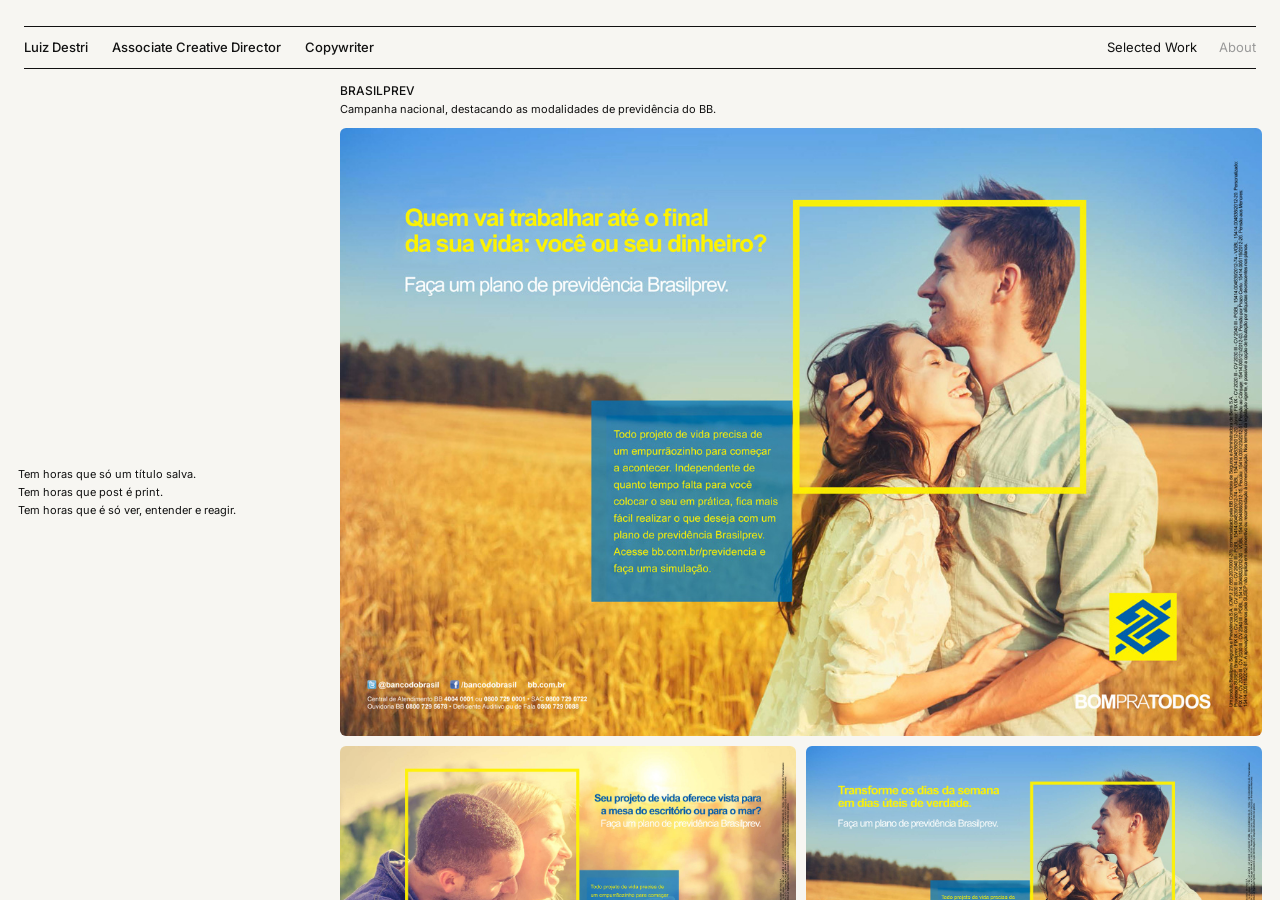
<file: 08-copy-prints/index.html>
<!DOCTYPE html>

<html lang="pt-BR">



<head>



    <meta charset="UTF-8">



    <meta

        name="viewport"

        content="width=device-width, initial-scale=1.0"

    >



    <title>Prints & All Types | Luiz Destri</title>



    <link rel="preconnect" href="https://fonts.googleapis.com">



    <link

        rel="preconnect"

        href="https://fonts.gstatic.com"

        crossorigin

    >



    <link

        href="https://fonts.googleapis.com/css2?family=Inter:wght@400;500;600&display=swap"

        rel="stylesheet"

    >



    <link rel="stylesheet" href="../style.css">





    <style>



        /* ==========================================

           PROJETO 08 — PRINTS & ALL TYPES

        ========================================== */



        :root {

            --header-height: 84px;

            --sidebar-width: 340px;



            --page-left: 18px;

            --page-right: 18px;



            --gallery-gap: 10px;

            --campaign-gap: 28px;



            --media-radius: 6px;

        }





        /* ==========================================

           ESTRUTURA GERAL

        ========================================== */



        html,

        body {

            width: 100%;

            height: 100%;

            overflow: hidden;

        }





        header {

            position: fixed;



            top: 0;

            left: 0;



            width: 100%;

            height: var(--header-height);



            z-index: 100;



            background: var(--background);

        }





        .project-layout {

            position: fixed;



            top: var(--header-height);

            left: 0;



            width: 100%;

            height: calc(100vh - var(--header-height));

        }





        /* ==========================================

           SIDEBAR

        ========================================== */



        .project-sidebar {

            position: absolute;



            top: 0;

            left: 0;



            width: var(--sidebar-width);

            height: 100%;



            padding-left: var(--page-left);



            display: flex;

            flex-direction: column;



            background: var(--background);

        }





        .project-intro {

            flex: 1;



            display: flex;

            align-items: center;



            padding-right: 18px;

        }





        .project-intro p {

            margin: 0;



            width: 100%;



            font-size: 11px;

            line-height: 1.65;

            font-weight: 400;

        }





        /* ==========================================

           ÁREA ROLÁVEL

        ========================================== */



        .project-scroll {

            position: absolute;



            top: 0;

            left: var(--sidebar-width);

            right: 0;

            bottom: 0;



            overflow-y: auto;

            overflow-x: hidden;



            padding-right: var(--page-right);

            padding-bottom: 30px;



            scrollbar-width: thin;

            scrollbar-color: #999 transparent;

        }





        .project-scroll::-webkit-scrollbar {

            width: 8px;

        }





        .project-scroll::-webkit-scrollbar-track {

            background: transparent;

        }





        .project-scroll::-webkit-scrollbar-thumb {

            background: #999;

            border-radius: 10px;

        }





        .project-scroll::-webkit-scrollbar-thumb:hover {

            background: #777;

        }





        /* ==========================================

           GALERIA

        ========================================== */



        .project-gallery {

            width: 100%;



            display: flex;

            flex-direction: column;

        }





        /* ==========================================

           CAMPANHAS

        ========================================== */



        .campaign {

            width: 100%;



            margin: 0 0 var(--campaign-gap);



            padding: 0 0 var(--campaign-gap);



            border-bottom: 1px solid rgba(0, 0, 0, 0.22);

        }





        .campaign:last-child {

            margin-bottom: 0;

            padding-bottom: 0;

        }





        .campaign:nth-last-child(2) {

            margin-bottom: 18px;

            padding-bottom: 14px;

        }





        /* ==========================================

           CABEÇALHO DA CAMPANHA

        ========================================== */



        .campaign-header {

            width: 100%;



            display: flex;

            flex-direction: column;



            gap: 4px;



            margin: 0 0 10px;

        }





        .campaign-title {

            margin: 0;



            font-size: 12px;

            line-height: 1.2;

            font-weight: 500;

        }





        .campaign-description {

            margin: 0;



            max-width: 820px;



            font-size: 11px;

            line-height: 1.45;

            font-weight: 400;

        }





        /* ==========================================

           CONTEÚDO DA CAMPANHA

        ========================================== */



        .campaign-content {

            width: 100%;



            display: flex;

            flex-direction: column;



            gap: var(--gallery-gap);

        }





        /* ==========================================

           LINHAS DE PEÇAS

        ========================================== */



        .campaign-row {

            width: 100%;



            display: grid;



            gap: var(--gallery-gap);

        }





        .campaign-row.single {

            grid-template-columns: 1fr;

        }





        .campaign-row.two {

            grid-template-columns: repeat(2, minmax(0, 1fr));

        }





        .campaign-row.three {

            grid-template-columns: repeat(3, minmax(0, 1fr));

        }





        /* ==========================================

           IMAGENS

        ========================================== */



        .campaign-row img {

            display: block;



            width: 100%;

            height: auto;



            border-radius: var(--media-radius);

        }





        /* ==========================================

           HEADER

        ========================================== */



        .identity a {

            color: inherit;

            text-decoration: none;

        }





        nav a {

            text-decoration: none;

        }





        /* ==========================================

           CRÉDITOS

        ========================================== */



        .credits {

            width: 100%;



            margin: 0;



            padding: 0 0 20px;



            font-size: 11px;

            line-height: 1.65;

            font-weight: 400;

        }





        .credits p {

            margin: 0;

        }





        /* ==========================================

           MOBILE

        ========================================== */



        @media (max-width: 700px) {



            :root {

                --header-height: 104px;



                --sidebar-width: 100%;



                --page-left: 16px;

                --page-right: 16px;



                --gallery-gap: 10px;

                --campaign-gap: 24px;

            }





            html,

            body {

                overflow: auto;

            }





            header {

                position: relative;

                height: auto;

            }





            .project-layout {

                position: relative;



                top: auto;



                height: auto;

               padding-top: 0;

            }





            .project-sidebar {

                position: relative;



                width: 100%;

                height: auto;



                padding: 16px;

            }





            .project-intro {

                padding: 0;

            }





            .project-intro p {

                font-size: 12px;

            }





            .project-scroll {

                position: relative;



                top: auto;

                left: auto;

                right: auto;

                bottom: auto;



                width: 100%;



                overflow: visible;



                padding: 0 16px 30px;

            }





            .campaign-header {

                gap: 4px;



                margin-bottom: 10px;

            }





            .campaign-title {

                font-size: 12px;

            }





            .campaign-description {

                font-size: 12px;

                line-height: 1.5;

            }





            .campaign-row.two,

            .campaign-row.three {

                grid-template-columns: 1fr;

            }





            .campaign {

                padding-bottom: var(--campaign-gap);

                margin-bottom: var(--campaign-gap);

            }





            .campaign:last-child {

                padding-bottom: 0;

                margin-bottom: 0;

            }





            .credits {

                font-size: 12px;

            }



        }



    </style>



</head>





<body>





    <!-- ==========================================

         HEADER

    ========================================== -->



    <header>



        <div class="topbar">



            <div class="identity">



                <a href="../index.html">

                    Luiz Destri

                </a>



                <span>

                    Associate Creative Director

                </span>



                <span>

                    Copywriter

                </span>



            </div>





            <nav>



                <a

                    class="active"

                    href="../index.html"

                >

                    Selected Work

                </a>



                <a href="../10-about/">

                    About

                </a>



            </nav>



        </div>



    </header>





    <!-- ==========================================

         PROJETO

    ========================================== -->



    <main class="project-layout">





        <!-- ==========================================

             SIDEBAR

        ========================================== -->



        <aside class="project-sidebar">



            <section class="project-intro">



                <p>

                    Tem horas que só um título salva.<br>

                    Tem horas que post é print.<br>

                    Tem horas que é só ver, entender e reagir.

                </p>



            </section>



        </aside>





        <!-- ==========================================

             GALERIA

        ========================================== -->



        <section class="project-scroll">



            <div class="project-gallery">





                <!-- ======================================

                     01 — BRASILPREV

                ======================================= -->



                <section class="campaign">



                    <div class="campaign-header">



                        <h2 class="campaign-title">

                            BRASILPREV

                        </h2>



                        <p class="campaign-description">

                            Campanha nacional, destacando as modalidades de previdência do BB.

                        </p>



                    </div>





                    <div class="campaign-content">



                        <div class="campaign-row single">



                            <img

                                src="01-brasilprev/brasilprev-01.jpg"

                                alt="Brasilprev — peça 01"

                            >



                        </div>





                        <div class="campaign-row two">



                            <img

                                src="01-brasilprev/brasilprev-02.jpg"

                                alt="Brasilprev — peça 02"

                            >



                            <img

                                src="01-brasilprev/brasilprev-03.jpg"

                                alt="Brasilprev — peça 03"

                            >



                        </div>





                        <div class="campaign-row three">



                            <img

                                src="01-brasilprev/brasilprev-04.jpg"

                                alt="Brasilprev — peça 04"

                            >



                            <img

                                src="01-brasilprev/brasilprev-05.jpg"

                                alt="Brasilprev — peça 05"

                            >



                            <img

                                src="01-brasilprev/brasilprev-06.jpg"

                                alt="Brasilprev — peça 06"

                            >



                        </div>



                    </div>



                </section>





                <!-- ======================================

                     02 — SENAI EMPRESAS

                ======================================= -->



                <section class="campaign">



                    <div class="campaign-header">



                        <h2 class="campaign-title">

                            SENAI EMPRESAS

                        </h2>



                        <p class="campaign-description">

                            Mais do que educação profissional, suporte para empresas de todos os tamanhos.

                        </p>



                    </div>





                    <div class="campaign-content">



                        <div class="campaign-row two">



                            <img

                                src="02-senai-empresas/senai-empresas-01.jpg"

                                alt="SENAI Empresas — peça 01"

                            >



                            <img

                                src="02-senai-empresas/senai-empresas-02.jpg"

                                alt="SENAI Empresas — peça 02"

                            >



                        </div>



                    </div>



                </section>





                <!-- ======================================

                     03 — LUMEN FM

                ======================================= -->



                <section class="campaign">



                    <div class="campaign-header">



                        <h2 class="campaign-title">

                            LUMEN FM

                        </h2>



                        <p class="campaign-description">

                            A rádio com a programação mais eclética de Curitiba reunia de tudo um pouco.

                        </p>



                    </div>





                    <div class="campaign-content">



                        <div class="campaign-row single">



                            <img

                                src="03-lumen-fm/lumen-fm-01.jpg"

                                alt="Lumen FM — peça 01"

                            >



                        </div>





                        <div class="campaign-row two">



                            <img

                                src="03-lumen-fm/lumen-fm-02.jpg"

                                alt="Lumen FM — peça 02"

                            >



                            <img

                                src="03-lumen-fm/lumen-fm-03.jpg"

                                alt="Lumen FM — peça 03"

                            >



                        </div>



                    </div>



                </section>





                <!-- ======================================

                     04 — GAZETA DO POVO

                ======================================= -->



                <section class="campaign">



                    <div class="campaign-header">



                        <h2 class="campaign-title">

                            CADERNO POLÍTICA - GAZETA DO POVO

                        </h2>



                        <p class="campaign-description">

                            Todo dia, uma notícia para lembrar a população de quem eles colocaram no poder.

                        </p>



                    </div>





                    <div class="campaign-content">



                        <div class="campaign-row two">



                            <img

                                src="04-gazeta-do-povo/gazeta-politica-01.jpg"

                                alt="Gazeta do Povo — Caderno Política — peça 01"

                            >



                            <img

                                src="04-gazeta-do-povo/gazeta-politica-02.jpg"

                                alt="Gazeta do Povo — Caderno Política — peça 02"

                            >



                        </div>



                    </div>



                </section>





                <!-- ======================================

                     05 — CRENVI

                ======================================= -->



                <section class="campaign">



                    <div class="campaign-header">



                        <h2 class="campaign-title">

                            CRENVI - ONG

                        </h2>



                        <p class="campaign-description">

                            O vício não afeta só o usuário, afeta todos ao seu redor.

                        </p>



                    </div>





                    <div class="campaign-content">



                        <div class="campaign-row single">



                            <img

                                src="05-crenvi/crenvi-01.jpg"

                                alt="CRENVI — peça 01"

                            >



                        </div>





                        <div class="campaign-row two">



                            <img

                                src="05-crenvi/crenvi-02.jpg"

                                alt="CRENVI — peça 02"

                            >



                            <img

                                src="05-crenvi/crenvi-03.jpg"

                                alt="CRENVI — peça 03"

                            >



                        </div>



                    </div>



                </section>





                <!-- ======================================

                     06 — FIAT

                ======================================= -->



                <section class="campaign">



                    <div class="campaign-header">



                        <h2 class="campaign-title">

                            FIAT

                        </h2>



                        <p class="campaign-description">

                            O lançamento automático mais potente do ano.

                        </p>



                    </div>





                    <div class="campaign-content">



                        <div class="campaign-row single">



                            <img

                                src="06-fiat/fiat-01.jpg"

                                alt="FIAT — peça 01"

                            >



                        </div>



                    </div>



                </section>





                <!-- ======================================

                     07 — PREFEITURA DE CURITIBA

                ======================================= -->



                <section class="campaign">



                    <div class="campaign-header">



                        <h2 class="campaign-title">

                            PREFEITURA DE CURITIBA

                        </h2>



                        <p class="campaign-description">

                            Uma campanha para lembrar o óbvio: idoso em casa precisa de atenção redobrada sempre.

                        </p>



                    </div>





                    <div class="campaign-content">



                        <div class="campaign-row single">



                            <img

                                src="07-prefeitura/prefeitura-quedas-01.jpg"

                                alt="Prefeitura de Curitiba — peça 01"

                            >



                        </div>





                        <div class="campaign-row two">



                            <img

                                src="07-prefeitura/prefeitura-quedas-02.jpg"

                                alt="Prefeitura de Curitiba — peça 02"

                            >



                            <img

                                src="07-prefeitura/prefeitura-quedas-03.jpg"

                                alt="Prefeitura de Curitiba — peça 03"

                            >



                        </div>



                    </div>



                </section>





                <!-- ======================================

                     08 — CORITIBA FOOTBALL CLUB

                ======================================= -->



                <section class="campaign">



                    <div class="campaign-header">



                        <h2 class="campaign-title">

                            CORITIBA FOOTBALL CLUB

                        </h2>



                        <p class="campaign-description">

                            Campanha para lembrar o maior benefício do sócio-torcedor: empurrar o time em casa.

                        </p>



                    </div>





                    <div class="campaign-content">



                        <div class="campaign-row two">



                            <img

                                src="08-coritiba-football-club/coritiba-football-club-01.jpg"

                                alt="Coritiba Football Club — peça 01"

                            >



                            <img

                                src="08-coritiba-football-club/coritiba-football-club-02.jpg"

                                alt="Coritiba Football Club — peça 02"

                            >



                        </div>



                    </div>



                </section>





                <!-- ======================================

                     09 — PROCORRER

                ======================================= -->



                <section class="campaign">



                    <div class="campaign-header">



                        <h2 class="campaign-title">

                            PROCORRER

                        </h2>



                        <p class="campaign-description">

                            A loja dos tênis esportivos lembrando que, apesar do que muitos pensam, o sucesso começa nos pés.

                        </p>



                    </div>





                    <div class="campaign-content">



                        <div class="campaign-row three">



                            <img

                                src="09-procorrer/procorrer-01.jpg"

                                alt="ProCorrer — peça 01"

                            >



                            <img

                                src="09-procorrer/procorrer-02.jpg"

                                alt="ProCorrer — peça 02"

                            >



                            <img

                                src="09-procorrer/procorrer-03.jpg"

                                alt="ProCorrer — peça 03"

                            >



                        </div>



                    </div>



                </section>





                <!-- ======================================

                     CRÉDITOS

                ======================================= -->



                <section class="credits">



                    <p>

                        Associate Creative Director / Copywriter

                    </p>



                    <p>

                        Clientes variados

                    </p>



                </section>





            </div>



        </section>



    </main>





</body>



</html>
</file>
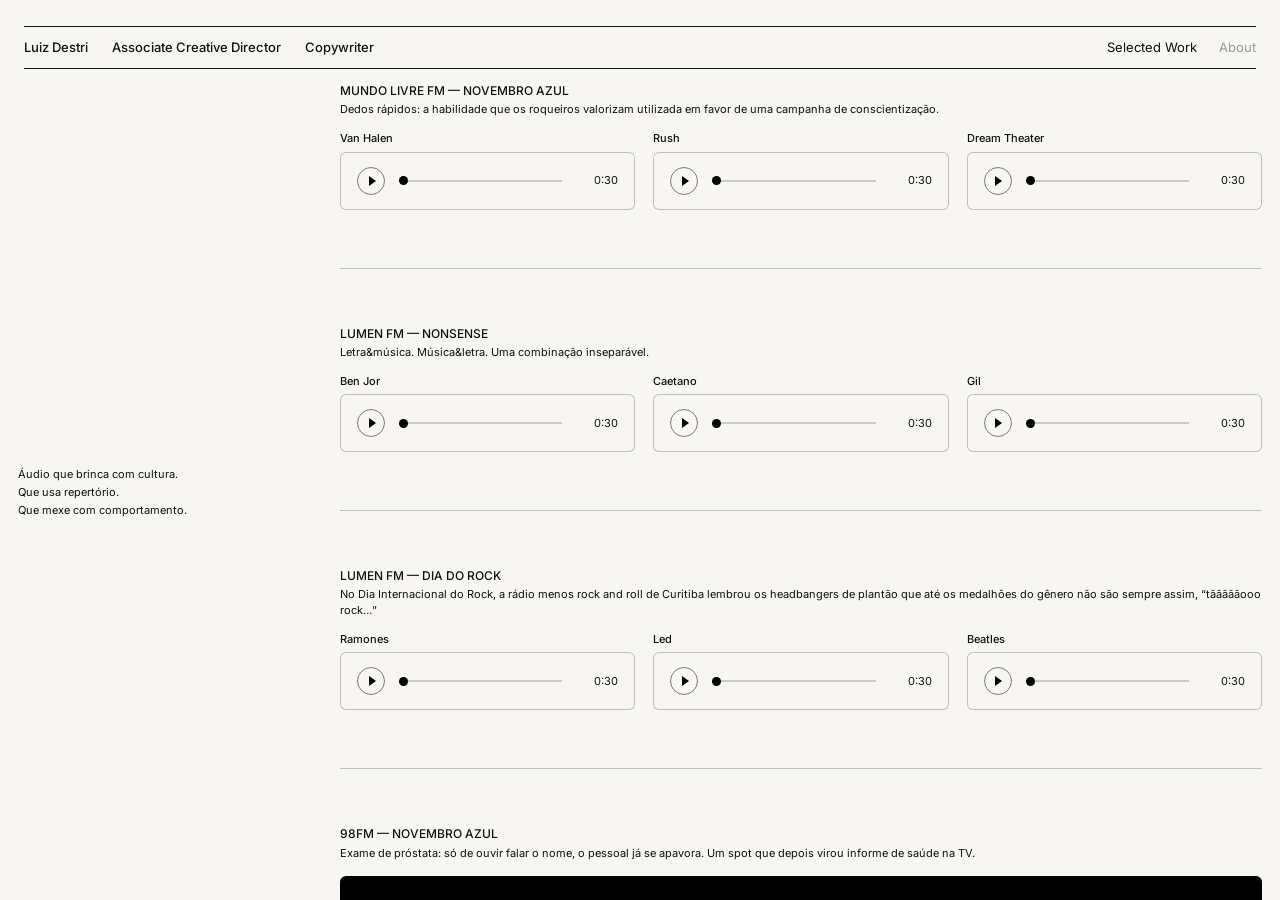
<file: 09-radio/index.html>
<!DOCTYPE html>

<html lang="pt-BR">



<head>



    <meta charset="UTF-8">



    <meta

        name="viewport"

        content="width=device-width, initial-scale=1.0"

    >



    <title>Rádio | Luiz Destri</title>



    <link rel="preconnect" href="https://fonts.googleapis.com">



    <link

        rel="preconnect"

        href="https://fonts.gstatic.com"

        crossorigin

    >



    <link

        href="https://fonts.googleapis.com/css2?family=Inter:wght@400;500;600&display=swap"

        rel="stylesheet"

    >



    <link rel="stylesheet" href="../style.css">





    <style>



        /* ==========================================

           PROJETO 09 — RÁDIO

        ========================================== */



        :root {

            --header-height: 84px;

            --sidebar-width: 340px;

            --page-left: 18px;

            --page-right: 18px;



            --gallery-gap: 10px;



            /* mais respiro entre campanhas */

            --campaign-gap: 58px;



            --player-width: 40%;

            --media-radius: 6px;

        }





        /* ==========================================

           ESTRUTURA GERAL

        ========================================== */



        html,

        body {

            width: 100%;

            height: 100%;

            overflow: hidden;

        }





        header {

            position: fixed;

            top: 0;

            left: 0;



            width: 100%;

            height: var(--header-height);



            z-index: 100;



            background: var(--background);

        }





        .project-layout {

            position: fixed;



            top: var(--header-height);

            left: 0;



            width: 100%;

            height: calc(100vh - var(--header-height));

        }





        /* ==========================================

           SIDEBAR

        ========================================== */



        .project-sidebar {

            position: absolute;



            top: 0;

            left: 0;



            width: var(--sidebar-width);

            height: 100%;



            padding-left: var(--page-left);



            display: flex;

            flex-direction: column;



            background: var(--background);

        }





        .project-intro {

            flex: 1;



            display: flex;

            align-items: center;



            padding-right: 18px;

        }





        .project-intro p {

            margin: 0;



            width: 100%;



            font-size: 11px;

            line-height: 1.65;

            font-weight: 400;

        }





        /* ==========================================

           ÁREA ROLÁVEL

        ========================================== */



        .project-scroll {

            position: absolute;



            top: 0;

            left: var(--sidebar-width);

            right: 0;

            bottom: 0;



            overflow-y: auto;

            overflow-x: hidden;



            padding-right: var(--page-right);

            padding-bottom: 30px;



            scrollbar-width: thin;

            scrollbar-color: #999 transparent;

        }





        .project-scroll::-webkit-scrollbar {

            width: 8px;

        }





        .project-scroll::-webkit-scrollbar-track {

            background: transparent;

        }





        .project-scroll::-webkit-scrollbar-thumb {

            background: #999;

            border-radius: 10px;

        }





        .project-scroll::-webkit-scrollbar-thumb:hover {

            background: #777;

        }





        /* ==========================================

           GALERIA

        ========================================== */



        .project-gallery {

            width: 100%;



            display: flex;

            flex-direction: column;

        }





        /* ==========================================

           CAMPANHAS

        ========================================== */



        .campaign {

            width: 100%;



            margin: 0 0 var(--campaign-gap);

            padding: 0 0 var(--campaign-gap);



            border-bottom: 1px solid rgba(0, 0, 0, 0.22);

        }





        .campaign:last-child {

            margin-bottom: 0;

            padding-bottom: 0;

        }





        .campaign-final {

            margin-bottom: 4px;

            padding-bottom: 14px;

        }





        /* ==========================================

           CABEÇALHO DA CAMPANHA

        ========================================== */



        .campaign-header {

            width: 100%;



            display: flex;

            flex-direction: column;



            gap: 4px;



            margin: 0 0 14px;

        }





        .campaign-title {

            margin: 0;



            font-size: 12px;

            line-height: 1.2;

            font-weight: 500;

        }





        .campaign-description {

            margin: 0;



            max-width: none;



            font-size: 11px;

            line-height: 1.45;

            font-weight: 400;

        }





        .campaign-rock .campaign-description {

            width: 100%;

            max-width: none;

            white-space: normal;

        }





        /* ==========================================

           CONTEÚDO DA CAMPANHA

        ========================================== */



        .campaign-content {

            width: 100%;



            display: flex;

            flex-direction: column;



            gap: 18px;

        }





        /* ==========================================

           PLAYERS

        ========================================== */



        .radio-list {

            width: 100%;



            display: flex;

            flex-direction: row;

            align-items: flex-start;



            gap: 18px;

        }





        .radio-item {

            flex: 1 1 0;



            min-width: 0;



            display: flex;

            flex-direction: column;



            gap: 6px;

        }





        .radio-label {

            margin: 0;



            font-size: 11px;

            line-height: 1.2;

            font-weight: 500;

        }





        .audio-player {

            width: 100%;

            min-height: 58px;



            box-sizing: border-box;



            border: 1px solid rgba(0, 0, 0, 0.22);

            border-radius: var(--media-radius);



            padding: 0 16px;



            display: flex;

            align-items: center;



            gap: 14px;



            background: var(--background);

        }





        .audio-play {

            width: 28px;

            height: 28px;



            flex: 0 0 28px;



            border: 1px solid rgba(0, 0, 0, 0.5);

            border-radius: 50%;



            background: transparent;



            display: flex;

            align-items: center;

            justify-content: center;



            padding: 0;



            cursor: pointer;

        }





        .audio-play::before {

            content: "";



            width: 0;

            height: 0;



            margin-left: 2px;



            border-top: 5px solid transparent;

            border-bottom: 5px solid transparent;

            border-left: 7px solid #000;

        }





        .audio-play.playing::before {

            width: 8px;

            height: 10px;



            margin-left: 0;



            border: 0;



            background:

                linear-gradient(

                    to right,

                    #000 0 3px,

                    transparent 3px 5px,

                    #000 5px 8px

                );

        }





        .audio-progress {

            flex: 1;



            min-width: 0;



            appearance: none;



            height: 2px;



            border: 0;



            background: rgba(0, 0, 0, 0.18);



            cursor: pointer;

        }





        .audio-progress::-webkit-slider-thumb {

            appearance: none;



            width: 9px;

            height: 9px;



            border-radius: 50%;



            background: #000;



            cursor: pointer;

        }





        .audio-progress::-moz-range-thumb {

            width: 9px;

            height: 9px;



            border: 0;

            border-radius: 50%;



            background: #000;



            cursor: pointer;

        }





        .audio-time {

            width: 42px;



            font-size: 11px;

            line-height: 1;



            text-align: right;



            white-space: nowrap;

        }





        /* ==========================================

           VÍDEO 98FM

        ========================================== */



        .campaign-video {

            width: 100%;



            aspect-ratio: 16 / 9;



            overflow: hidden;



            border-radius: var(--media-radius);



            background: #000;

        }





        .campaign-video iframe {

            display: block;



            width: 100%;

            height: 100%;



            border: 0;

        }





        /* ==========================================

           HEADER

        ========================================== */



        .identity a {

            color: inherit;

            text-decoration: none;

        }





        nav a {

            text-decoration: none;

        }





        /* ==========================================

           CRÉDITOS

        ========================================== */



        .credits {

            width: 100%;



            margin: 0;



            padding: 12px 0 20px;



            font-size: 11px;

            line-height: 1.65;

            font-weight: 400;

        }





        .credits p {

            margin: 0;

        }





        /* ==========================================

           MOBILE

        ========================================== */



        @media (max-width: 700px) {



            :root {

                --header-height: 104px;



                --sidebar-width: 100%;



                --page-left: 16px;

                --page-right: 16px;



                --gallery-gap: 10px;

                --campaign-gap: 42px;

            }





            html,

            body {

                overflow: auto;

            }





            header {

                position: relative;

                height: auto;

            }





            .project-layout {

                position: relative;



                top: auto;



                height: auto;

               padding-top: 0;

            }





            .project-sidebar {

                position: relative;



                width: 100%;

                height: auto;



                padding: 16px;

            }





            .project-intro {

                padding: 0;

            }





            .project-intro p {

                font-size: 12px;

            }





            .project-scroll {

                position: relative;



                top: auto;

                left: auto;

                right: auto;

                bottom: auto;



                width: 100%;



                overflow: visible;



                padding: 0 16px 30px;

            }





            .campaign-header {

                gap: 4px;

                margin-bottom: 10px;

            }





            .campaign-title {

                font-size: 12px;

            }





            .campaign-description {

                font-size: 12px;

                line-height: 1.5;

            }





            .radio-list {

                width: 100%;



                flex-direction: column;



                gap: 10px;

            }





            .radio-item {

                width: 100%;

            }





            .campaign-video {

                width: 100%;

            }





            .credits {

                font-size: 12px;

            }



        }



    </style>



</head>





<body>





    <!-- ==========================================

         HEADER

    ========================================== -->



    <header>



        <div class="topbar">



            <div class="identity">



                <a href="../index.html">

                    Luiz Destri

                </a>



                <span>

                    Associate Creative Director

                </span>



                <span>

                    Copywriter

                </span>



            </div>





            <nav>



                <a

                    class="active"

                    href="../index.html"

                >

                    Selected Work

                </a>



                <a href="../10-about/">

                    About

                </a>



            </nav>



        </div>



    </header>





    <!-- ==========================================

         PROJETO

    ========================================== -->



    <main class="project-layout">





        <!-- ==========================================

             SIDEBAR

        ========================================== -->



        <aside class="project-sidebar">



            <section class="project-intro">



                <p>

                    Áudio que brinca com cultura.<br>

                    Que usa repertório.<br>

                    Que mexe com comportamento.

                </p>



            </section>



        </aside>





        <!-- ==========================================

             GALERIA

        ========================================== -->



        <section class="project-scroll">



            <div class="project-gallery">





                <!-- ======================================

                     01 — MUNDO LIVRE FM / NOVEMBRO AZUL

                ======================================= -->



                <section class="campaign">



                    <div class="campaign-header">



                        <h2 class="campaign-title">

                            MUNDO LIVRE FM — NOVEMBRO AZUL

                        </h2>



                        <p class="campaign-description">

                            Dedos rápidos: a habilidade que os roqueiros valorizam utilizada em favor de uma campanha de conscientização.

                        </p>



                    </div>





                    <div class="campaign-content">



                        <div class="radio-list">





                            <!-- VAN HALEN -->



                            <div class="radio-item">



                                <div class="radio-label">

                                    Van Halen

                                </div>





                                <div class="audio-player">



                                    <button

                                        class="audio-play"

                                        type="button"

                                        aria-label="Reproduzir Van Halen"

                                    ></button>





                                    <input

                                        class="audio-progress"

                                        type="range"

                                        min="0"

                                        max="100"

                                        value="0"

                                        step="0.1"

                                        aria-label="Progresso do áudio Van Halen"

                                    >





                                    <span class="audio-time">

                                        0:00

                                    </span>



                                </div>





                                <audio

                                    src="01-MundoLivreFM-NovembroAzul/01-MundoLivreFM-NovembroAzul-VanHalen.mp3"

                                    preload="metadata"

                                ></audio>



                            </div>





                            <!-- RUSH -->



                            <div class="radio-item">



                                <div class="radio-label">

                                    Rush

                                </div>





                                <div class="audio-player">



                                    <button

                                        class="audio-play"

                                        type="button"

                                        aria-label="Reproduzir Rush"

                                    ></button>





                                    <input

                                        class="audio-progress"

                                        type="range"

                                        min="0"

                                        max="100"

                                        value="0"

                                        step="0.1"

                                        aria-label="Progresso do áudio Rush"

                                    >





                                    <span class="audio-time">

                                        0:00

                                    </span>



                                </div>





                                <audio

                                    src="01-MundoLivreFM-NovembroAzul/02-MundoLivreFM-NovembroAzul-Rush.mp3"

                                    preload="metadata"

                                ></audio>



                            </div>





                            <!-- DREAM THEATER -->



                            <div class="radio-item">



                                <div class="radio-label">

                                    Dream Theater

                                </div>





                                <div class="audio-player">



                                    <button

                                        class="audio-play"

                                        type="button"

                                        aria-label="Reproduzir Dream Theater"

                                    ></button>





                                    <input

                                        class="audio-progress"

                                        type="range"

                                        min="0"

                                        max="100"

                                        value="0"

                                        step="0.1"

                                        aria-label="Progresso do áudio Dream Theater"

                                    >





                                    <span class="audio-time">

                                        0:00

                                    </span>



                                </div>





                                <audio

                                    src="01-MundoLivreFM-NovembroAzul/03-MundoLivreFM-NovembroAzul-DreamTheater.mp3"

                                    preload="metadata"

                                ></audio>



                            </div>





                        </div>



                    </div>



                </section>





                <!-- ======================================

                     02 — LUMEN FM / NONSENSE

                ======================================= -->



                <section class="campaign">



                    <div class="campaign-header">



                        <h2 class="campaign-title">

                            LUMEN FM — NONSENSE

                        </h2>



                        <p class="campaign-description">

                            Letra&amp;música. Música&amp;letra. Uma combinação inseparável.

                        </p>



                    </div>





                    <div class="campaign-content">



                        <div class="radio-list">





                            <!-- BEN JOR -->



                            <div class="radio-item">



                                <div class="radio-label">

                                    Ben Jor

                                </div>





                                <div class="audio-player">



                                    <button

                                        class="audio-play"

                                        type="button"

                                        aria-label="Reproduzir Ben Jor"

                                    ></button>





                                    <input

                                        class="audio-progress"

                                        type="range"

                                        min="0"

                                        max="100"

                                        value="0"

                                        step="0.1"

                                        aria-label="Progresso do áudio Ben Jor"

                                    >





                                    <span class="audio-time">

                                        0:00

                                    </span>



                                </div>





                                <audio

                                    src="02-LumenFM-Nonsense/01-LumenFM-Nonsense-BenJor.mp3"

                                    preload="metadata"

                                ></audio>



                            </div>





                            <!-- CAETANO -->



                            <div class="radio-item">



                                <div class="radio-label">

                                    Caetano

                                </div>





                                <div class="audio-player">



                                    <button

                                        class="audio-play"

                                        type="button"

                                        aria-label="Reproduzir Caetano"

                                    ></button>





                                    <input

                                        class="audio-progress"

                                        type="range"

                                        min="0"

                                        max="100"

                                        value="0"

                                        step="0.1"

                                        aria-label="Progresso do áudio Caetano"

                                    >





                                    <span class="audio-time">

                                        0:00

                                    </span>



                                </div>





                                <audio

                                    src="02-LumenFM-Nonsense/02-LumenFM-Nonsense-Caetano.mp3"

                                    preload="metadata"

                                ></audio>



                            </div>





                            <!-- GIL -->



                            <div class="radio-item">



                                <div class="radio-label">

                                    Gil

                                </div>





                                <div class="audio-player">



                                    <button

                                        class="audio-play"

                                        type="button"

                                        aria-label="Reproduzir Gil"

                                    ></button>





                                    <input

                                        class="audio-progress"

                                        type="range"

                                        min="0"

                                        max="100"

                                        value="0"

                                        step="0.1"

                                        aria-label="Progresso do áudio Gil"

                                    >





                                    <span class="audio-time">

                                        0:00

                                    </span>



                                </div>





                                <audio

                                    src="02-LumenFM-Nonsense/03-LumenFM-Nonsense-Gil.mp3"

                                    preload="metadata"

                                ></audio>



                            </div>





                        </div>



                    </div>



                </section>





                <!-- ======================================

                     03 — LUMEN FM / DIA DO ROCK

                ======================================= -->



                <section class="campaign campaign-rock">



                    <div class="campaign-header">



                        <h2 class="campaign-title">

                            LUMEN FM — DIA DO ROCK

                        </h2>



                        <p class="campaign-description">

                            No Dia Internacional do Rock, a rádio menos rock and roll de Curitiba lembrou os headbangers de plantão que até os medalhões do gênero não são sempre assim, “tãããããooo rock…”

                        </p>



                    </div>





                    <div class="campaign-content">



                        <div class="radio-list">





                            <!-- RAMONES -->



                            <div class="radio-item">



                                <div class="radio-label">

                                    Ramones

                                </div>





                                <div class="audio-player">



                                    <button

                                        class="audio-play"

                                        type="button"

                                        aria-label="Reproduzir Ramones"

                                    ></button>





                                    <input

                                        class="audio-progress"

                                        type="range"

                                        min="0"

                                        max="100"

                                        value="0"

                                        step="0.1"

                                        aria-label="Progresso do áudio Ramones"

                                    >





                                    <span class="audio-time">

                                        0:00

                                    </span>



                                </div>





                                <audio

                                    src="03-LumenFM-Dia-do-Rock/01-LumenFM-Dia-do-Rock-Ramones.mp3"

                                    preload="metadata"

                                ></audio>



                            </div>





                            <!-- LED -->



                            <div class="radio-item">



                                <div class="radio-label">

                                    Led

                                </div>





                                <div class="audio-player">



                                    <button

                                        class="audio-play"

                                        type="button"

                                        aria-label="Reproduzir Led"

                                    ></button>





                                    <input

                                        class="audio-progress"

                                        type="range"

                                        min="0"

                                        max="100"

                                        value="0"

                                        step="0.1"

                                        aria-label="Progresso do áudio Led"

                                    >





                                    <span class="audio-time">

                                        0:00

                                    </span>



                                </div>





                                <audio

                                    src="03-LumenFM-Dia-do-Rock/02-LumenFM-Dia-do-Rock-Led.mp3"

                                    preload="metadata"

                                ></audio>



                            </div>





                            <!-- BEATLES -->



                            <div class="radio-item">



                                <div class="radio-label">

                                    Beatles

                                </div>





                                <div class="audio-player">



                                    <button

                                        class="audio-play"

                                        type="button"

                                        aria-label="Reproduzir Beatles"

                                    ></button>





                                    <input

                                        class="audio-progress"

                                        type="range"

                                        min="0"

                                        max="100"

                                        value="0"

                                        step="0.1"

                                        aria-label="Progresso do áudio Beatles"

                                    >





                                    <span class="audio-time">

                                        0:00

                                    </span>



                                </div>





                                <audio

                                    src="03-LumenFM-Dia-do-Rock/03-LumenFM-Dia-do-Rock-Beatles.mp3"

                                    preload="metadata"

                                ></audio>



                            </div>





                        </div>



                    </div>



                </section>





                <!-- ======================================

                     04 — 98FM / NOVEMBRO AZUL

                ======================================= -->



                <section class="campaign campaign-final">



                    <div class="campaign-header">



                        <h2 class="campaign-title">

                            98FM — NOVEMBRO AZUL

                        </h2>



                        <p class="campaign-description">

                            Exame de próstata: só de ouvir falar o nome, o pessoal já se apavora. Um spot que depois virou informe de saúde na TV.

                        </p>



                    </div>





                    <div class="campaign-content">



                        <div class="campaign-video">



                            <iframe

                                src="https://player.vimeo.com/video/1230351037"

                                allow="autoplay; fullscreen; picture-in-picture"

                                allowfullscreen

                            ></iframe>



                        </div>



                    </div>



                </section>





                <!-- ======================================

                     CRÉDITOS

                ======================================= -->



                <section class="credits">



                    <p>

                        Associate Creative Director / Copywriter

                    </p>



                    <p>

                        Clientes variados

                    </p>



                </section>





            </div>



        </section>



    </main>





    <!-- ==========================================

         ÁUDIO

    ========================================== -->



    <script>



        const audioItems =

            document.querySelectorAll(".radio-item");





        function formatTime(seconds) {



            if (!isFinite(seconds)) {

                return "0:00";

            }





            const minutes =

                Math.floor(seconds / 60);





            const remainingSeconds =

                Math.floor(seconds % 60)

                    .toString()

                    .padStart(2, "0");





            return `${minutes}:${remainingSeconds}`;

        }





        audioItems.forEach(item => {



            const audio =

                item.querySelector("audio");





            const playButton =

                item.querySelector(".audio-play");





            const progress =

                item.querySelector(".audio-progress");





            const timeDisplay =

                item.querySelector(".audio-time");





            audio.addEventListener(

                "loadedmetadata",

                () => {



                    timeDisplay.textContent =

                        formatTime(audio.duration);



                }

            );





            audio.addEventListener(

                "timeupdate",

                () => {



                    if (!audio.duration) {

                        return;

                    }





                    progress.value =

                        (audio.currentTime /

                        audio.duration) * 100;





                    timeDisplay.textContent =

                        formatTime(audio.currentTime);



                }

            );





            playButton.addEventListener(

                "click",

                async () => {



                    document

                        .querySelectorAll(".radio-item audio")

                        .forEach(otherAudio => {



                            if (otherAudio !== audio) {



                                otherAudio.pause();





                                const otherItem =

                                    otherAudio.closest(

                                        ".radio-item"

                                    );





                                if (otherItem) {



                                    const otherButton =

                                        otherItem.querySelector(

                                            ".audio-play"

                                        );





                                    if (otherButton) {



                                        otherButton.classList.remove(

                                            "playing"

                                        );



                                    }



                                }



                            }



                        });





                    if (audio.paused) {



                        try {



                            await audio.play();





                            playButton.classList.add(

                                "playing"

                            );



                        } catch (error) {



                            playButton.classList.remove(

                                "playing"

                            );





                            console.error(

                                "Não foi possível reproduzir o áudio:",

                                error

                            );



                        }



                    } else {



                        audio.pause();





                        playButton.classList.remove(

                            "playing"

                        );



                    }



                }

            );





            audio.addEventListener(

                "pause",

                () => {



                    if (!audio.ended) {



                        playButton.classList.remove(

                            "playing"

                        );



                    }



                }

            );





            audio.addEventListener(

                "ended",

                () => {



                    playButton.classList.remove(

                        "playing"

                    );





                    progress.value = 0;





                    timeDisplay.textContent =

                        formatTime(audio.duration);



                }

            );





            progress.addEventListener(

                "input",

                () => {



                    if (!audio.duration) {

                        return;

                    }





                    audio.currentTime =

                        (progress.value / 100) *

                        audio.duration;



                }

            );



        });



    </script>





</body>



</html>
</file>
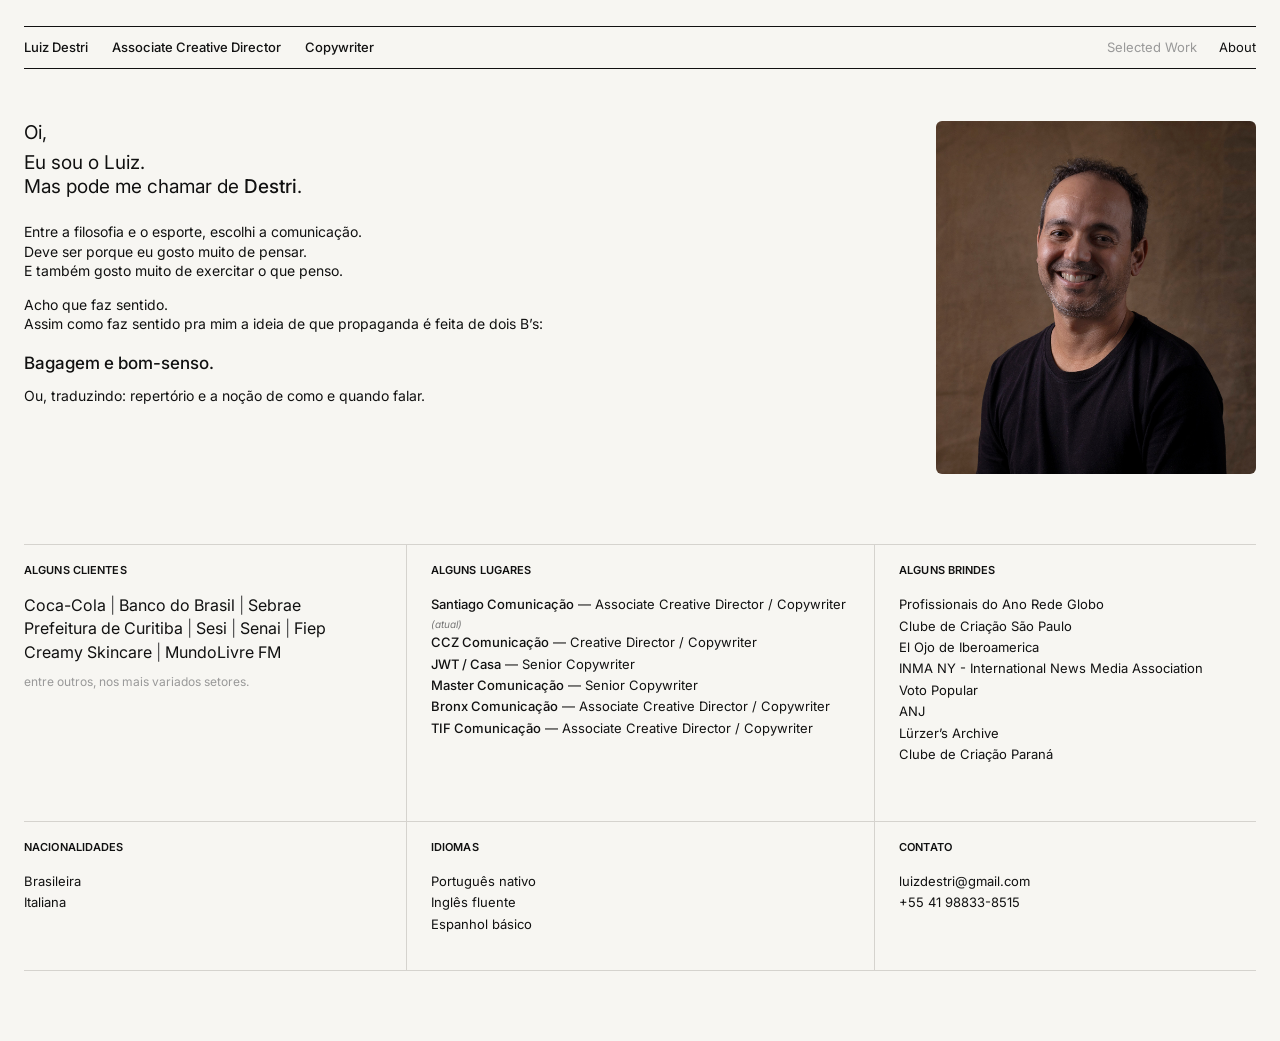
<file: 10-about/index.html>
```html
<!DOCTYPE html>
<html lang="pt-BR">

<head>

<meta charset="UTF-8">
<meta name="viewport" content="width=device-width, initial-scale=1.0">

<title>Luiz Destri — About</title>

<link rel="preconnect" href="https://fonts.googleapis.com">
<link rel="preconnect" href="https://fonts.gstatic.com" crossorigin>

<link href="https://fonts.googleapis.com/css2?family=Inter:wght@400;500;600&display=swap" rel="stylesheet">

<link rel="stylesheet" href="../style.css">

</head>

<body>

<header>

    <div class="topbar">

        <div class="identity">

            <a href="../index.html">Luiz Destri</a>
            <span>Associate Creative Director</span>
            <span>Copywriter</span>

        </div>

        <nav>

            <a href="../index.html">Selected Work</a>
            <a class="active" href="index.html">About</a>

        </nav>

    </div>

</header>


<main class="about-page">


    <section class="about-intro">

        <div class="about-bio">

            <div class="about-greeting">

                <p>Oi,</p>

                <p>
                    Eu sou o Luiz.<br>
                    Mas pode me chamar de <strong>Destri</strong>.
                </p>

            </div>


            <div class="about-personal">

                <p>
                    Entre a filosofia e o esporte, escolhi a comunicação.<br>
                    Deve ser porque eu gosto muito de pensar.<br>
                    E também gosto muito de exercitar o que penso.
                </p>

                <p>
                    Acho que faz sentido.
                </p>

                <p style="margin-top: 0;">
                    Assim como faz sentido pra mim a ideia de que propaganda é feita de dois B’s:
                </p>

            </div>


            <div class="about-story">

                <p class="about-emphasis">
                    Bagagem e bom-senso.
                </p>

                <p>
                    Ou, traduzindo: repertório e a noção de como e quando falar.
                </p>

            </div>

        </div>


        <div class="about-photo">

            <img
                src="foto-destri.jpg"
                alt="Luiz Destri"
            >

        </div>

    </section>


    <section class="about-info">


        <div class="about-info-row about-info-top">


            <div class="about-block">

                <h2>ALGUNS CLIENTES</h2>

                <div class="about-clients">

                    <p>
                        <span>Coca-Cola</span>
                        <span>Banco do Brasil</span>
                        <span>Sebrae</span>
                    </p>

                    <p>
                        <span>Prefeitura de Curitiba</span>
                        <span>Sesi</span>
                        <span>Senai</span>
                        <span>Fiep</span>
                    </p>

                    <p>
                        <span>Creamy Skincare</span>
                        <span>MundoLivre FM</span>
                    </p>

                </div>

                <p class="about-note">
                    entre outros, nos mais variados setores.
                </p>

            </div>


            <div class="about-block">

                <h2>ALGUNS LUGARES</h2>

                <p>
                    <strong>Santiago Comunicação</strong> — Associate Creative Director / Copywriter <em>(atual)</em><br>
                    <strong>CCZ Comunicação</strong> — Creative Director / Copywriter<br>
                    <strong>JWT / Casa</strong> — Senior Copywriter<br>
                    <strong>Master Comunicação</strong> — Senior Copywriter<br>
                    <strong>Bronx Comunicação</strong> — Associate Creative Director / Copywriter<br>
                    <strong>TIF Comunicação</strong> — Associate Creative Director / Copywriter
                </p>

            </div>


            <div class="about-block">

                <h2>ALGUNS BRINDES</h2>

                <p>
                    Profissionais do Ano Rede Globo<br>
                    Clube de Criação São Paulo<br>
                    El Ojo de Iberoamerica<br>
                    INMA NY - International News Media Association<br>
                    Voto Popular<br>
                    ANJ<br>
                    Lürzer’s Archive<br>
                    Clube de Criação Paraná
                </p>

            </div>

        </div>


        <div class="about-info-row about-info-bottom">


            <div class="about-detail">

                <h2>NACIONALIDADES</h2>

                <p>
                    Brasileira<br>
                    Italiana
                </p>

            </div>


            <div class="about-detail">

                <h2>IDIOMAS</h2>

                <p>
                    Português nativo<br>
                    Inglês fluente<br>
                    Espanhol básico
                </p>

            </div>


            <div class="about-contact">

                <h2>CONTATO</h2>

                <p>
                    <a href="mailto:luizdestri@gmail.com">
                        luizdestri@gmail.com
                    </a>
                    <br>
                    <a href="tel:+5541988338515">
                        +55 41 98833-8515
                    </a>
                </p>

            </div>

        </div>

    </section>

</main>

</body>

</html>
</file>
<file: style.css>
*{

    margin:0;

    padding:0;

    box-sizing:border-box;

}





html{

    scroll-behavior:smooth;

}





:root{



    --page-padding:24px;



    --line:#111;



    --background:#f7f6f2;



    --sidebar-width:320px;



    --column-gap:24px;



    --media-gap:12px;



    --header-space:83px;



}





body{



    font-family:'Inter', sans-serif;



    background:var(--background);



    color:#111;



    -webkit-font-smoothing:antialiased;



}





a{



    color:inherit;



    text-decoration:none;



}





/* ==========================================

   HEADER

========================================== */



header{



    position:fixed;



    top:0;



    left:0;



    width:100%;



    z-index:1000;



    background:var(--background);



    padding:

        26px

        var(--page-padding)

        14px;



}





.topbar{



    width:100%;



    display:flex;



    justify-content:space-between;



    align-items:center;



    border-top:1px solid var(--line);



    border-bottom:1px solid var(--line);



    padding:14px 0;



}





.identity{



    display:flex;



    align-items:center;



    gap:24px;



    font-size:13px;



    font-weight:500;



    line-height:1;



}





nav{



    display:flex;



    align-items:center;



    gap:22px;



}





nav a{



    font-size:13px;



    line-height:1;



    color:#999;



    transition:.25s;



}





nav a.active{



    color:#111;



}





nav a:hover{



    color:#111;



}





/* ==========================================

   HOME

========================================== */



main{



    width:calc(100% - (var(--page-padding) * 2));



    margin:0 auto 40px;



    padding-top:var(--header-space);



}





.grid{



    display:grid;



    grid-template-columns:repeat(3, 1fr);



    gap:4px;



}





.project{



    overflow:hidden;



}





.thumb{



    width:100%;



    display:block;



    aspect-ratio:16 / 9;



    object-fit:cover;



    background:#ddd;



    border-radius:6px;



    transition:.45s cubic-bezier(.2,.8,.2,1);



}





.project:hover .thumb{



    transform:scale(.99);



}





/* ==========================================

   PROJECT PAGE

========================================== */



.project-page{



    width:calc(100% - (var(--page-padding) * 2));



    margin:18px auto 60px;



    display:grid;



    grid-template-columns:



        var(--sidebar-width)



        minmax(0, 1fr);



    column-gap:var(--column-gap);



    align-items:start;



}





/* ==========================================

   LEFT SIDEBAR

========================================== */



.project-sidebar{



    position:sticky;



    top:24px;



    align-self:start;



    font-size:12px;



    line-height:1.5;



    font-weight:400;



}





.project-sidebar p{



    margin:0;



}





/* ==========================================

   PROJECT CONTENT

========================================== */



.project-content{



    width:100%;



    display:flex;



    flex-direction:column;



    gap:var(--media-gap);



}





/* ==========================================

   HERO

========================================== */



.hero{



    width:100%;



}





.hero img{



    display:block;



    width:100%;



    height:auto;



    border-radius:6px;



}





/* ==========================================

   VIDEO

========================================== */



.video{



    width:100%;



    aspect-ratio:16 / 9;



}





.video iframe{



    display:block;



    width:100%;



    height:100%;



    border:0;



    border-radius:6px;



}





/* ==========================================

   BOARDS

========================================== */



.boards{



    width:100%;



    display:flex;



    flex-direction:column;



    gap:var(--media-gap);



}





.boards img{



    display:block;



    width:100%;



    height:auto;



    border-radius:6px;



}





/* ==========================================

   CREDITS

========================================== */



.credits{



    margin-top:12px;



    font-size:11px;



    line-height:1.55;



    font-weight:400;



}





.credits p{



    margin:0;



}





/* ==========================================

   ABOUT

========================================== */





/* ==========================================

   ABOUT — PAGE

========================================== */



.about-page{



    margin-top:18px;



    margin-bottom:70px;



}





/* ==========================================

   ABOUT — INTRO

========================================== */



.about-intro{



    display:grid;



    grid-template-columns:



        minmax(0, 1fr)



        26%;



    gap:clamp(40px, 6vw, 90px);



    align-items:start;



}





.about-bio{



    max-width:760px;



    font-size:14px;



    line-height:1.4;



}





.about-bio p{



    margin:0;



}





.about-greeting{



    font-size:19px;



    line-height:1.3;



}





.about-greeting p + p{



    margin-top:5px;



}





.about-greeting strong{



    font-weight:500;



}





.about-personal{



    margin-top:22px;



}





.about-personal p + p{



    margin-top:14px;



}





.about-story{



    margin-top:18px;



    max-width:720px;



}





.about-story p + p{



    margin-top:10px;



}





.about-emphasis{



    font-size:17px;



    font-weight:500;



}





/* ==========================================

   ABOUT — PHOTO

========================================== */



.about-photo{



    width:100%;



}





.about-photo img{



    display:block;



    width:100%;



    height:auto;



    border-radius:6px;



}





/* ==========================================

   ABOUT — INFORMATION

========================================== */



.about-info{



    margin-top:70px;



}





.about-info-row{



    display:grid;



    grid-template-columns:



        31%



        38%



        31%;



}





/* ==========================================

   ABOUT — HORIZONTAL LINES

========================================== */



.about-info-top{



    border-top:1px solid #d5d3ce;



    border-bottom:1px solid #d5d3ce;



}





.about-info-bottom{



    border-bottom:1px solid #d5d3ce;



}





/* ==========================================

   ABOUT — COLUMNS

========================================== */



.about-block,

.about-detail,

.about-contact{



    padding-top:20px;



    padding-bottom:55px;



}





.about-block{



    padding-left:24px;



    padding-right:24px;



    font-size:13px;



    line-height:1.65;



}





.about-block:first-child{



    padding-left:0;



}





.about-block:last-child{



    padding-right:0;



}





.about-detail,

.about-contact{



    padding-left:24px;



    padding-right:24px;



    padding-top:20px;



    padding-bottom:35px;



    font-size:13px;



    line-height:1.65;



}





.about-detail:first-child{



    padding-left:0;



}





.about-contact{



    padding-right:0;



}





/* ==========================================

   ABOUT — VERTICAL LINES

========================================== */



.about-block + .about-block,

.about-detail + .about-detail,

.about-contact{



    border-left:1px solid #d5d3ce;



}





/* ==========================================

   ABOUT — TITLES

========================================== */



.about-block h2,

.about-detail h2,

.about-contact h2{



    margin:0 0 18px;



    font-size:11px;



    line-height:1;



    font-weight:600;



    letter-spacing:.01em;



}





.about-block p,

.about-detail p,

.about-contact p{



    margin:0;



}





.about-block strong{



    font-weight:500;



}





.about-block em{



    font-size:10px;



    font-style:italic;



    font-weight:400;



    color:#777;



}





/* ==========================================

   ABOUT — CLIENTS

========================================== */



.about-clients{



    font-size:16px;



    line-height:1.45;



}





.about-clients p{



    margin:0;



}





.about-clients span + span::before{



    content:" | ";



    color:#555;



}





.about-note{



    margin-top:8px !important;



    color:#999;



    font-size:12px;



}





/* ==========================================

   ABOUT — CONTACT

========================================== */



.about-contact a{



    transition:.25s;



}





.about-contact a:hover{



    color:#999;



}





/* ==========================================

   RESPONSIVE

========================================== */



@media(max-width:1100px){



    :root{



        --sidebar-width:240px;



        --column-gap:20px;



    }





    .grid{



        grid-template-columns:repeat(2, 1fr);



    }





    /* ABOUT */



    .about-intro{



        grid-template-columns:



            minmax(0, 1fr)



            30%;



        gap:40px;



    }





    .about-info-row{



        grid-template-columns:



            30%



            40%



            30%;



    }



}





@media(max-width:700px){



    :root{



        --page-padding:16px;



        --media-gap:8px;



        --header-space:94px;



    }





    header{



        padding-top:18px;



        padding-bottom:10px;



    }





    .topbar{



        flex-direction:column;



        align-items:flex-start;



        gap:14px;



    }





    .identity{



        flex-wrap:wrap;



        gap:14px;



        font-size:12px;



    }





    nav{



        font-size:12px;



    }





    .grid{



        grid-template-columns:1fr;



        gap:6px;



    }





    /* PROJECT PAGE */



    .project-page{



        display:flex;



        flex-direction:column;



        gap:24px;



        margin-top:14px;



    }





    .project-sidebar{



        position:static;



        width:100%;



        font-size:11px;



    }





    .project-content{



        width:100%;



    }





    /* ABOUT */



    .about-page{



        margin-top:14px;



        margin-bottom:50px;



    }





    .about-intro{



        display:flex;



        flex-direction:column;



        gap:32px;



    }





    .about-photo{



        order:-1;



        width:72%;



    }





    .about-bio{



        max-width:none;



        font-size:14px;



        line-height:1.45;



    }





    .about-greeting{



        font-size:18px;



    }





    .about-personal{



        margin-top:22px;



    }





    .about-story{



        margin-top:18px;



    }





    .about-emphasis{



        font-size:17px;



    }





    .about-info{



        margin-top:55px;



    }





    .about-info-row{



        display:grid;



        grid-template-columns:1fr;



    }





    .about-info-top,

    .about-info-bottom{



        border-bottom:0;



    }





    .about-block,

    .about-detail,

    .about-contact{



        padding-left:0;



        padding-right:0;



        padding-top:20px;



        padding-bottom:30px;



        border-left:0;



        border-bottom:1px solid #d5d3ce;



    }





    /* Remove desktop vertical dividers on mobile */



    .about-block + .about-block,

    .about-detail + .about-detail,

    .about-contact{



        border-left:0;



    }





    .about-block:first-child,

    .about-detail:first-child{



        padding-left:0;



    }





    .about-block:last-child,

    .about-contact{



        padding-right:0;



    }





    .about-info-bottom{



        border-bottom:1px solid #d5d3ce;



    }





    .about-contact{



        border-bottom:0;



    }





    .about-clients{



        font-size:15px;



    }



}
</file>
